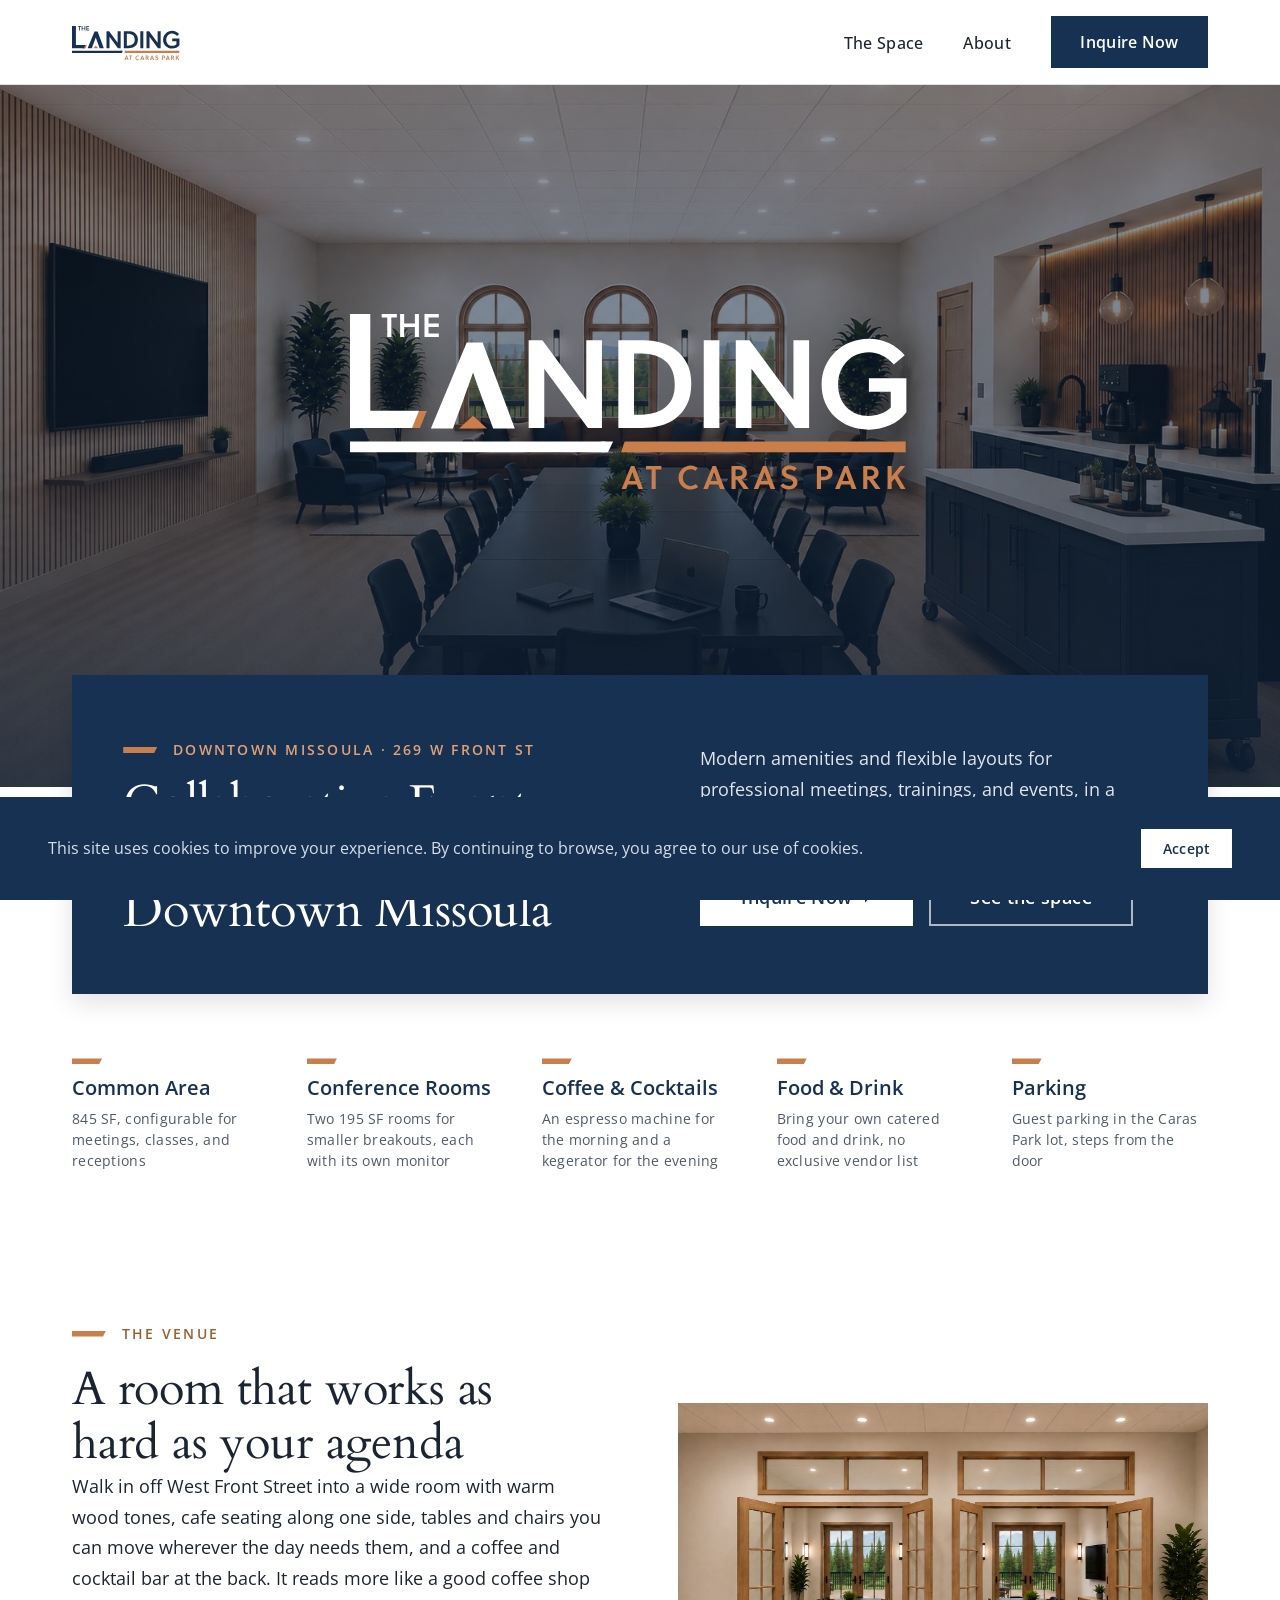
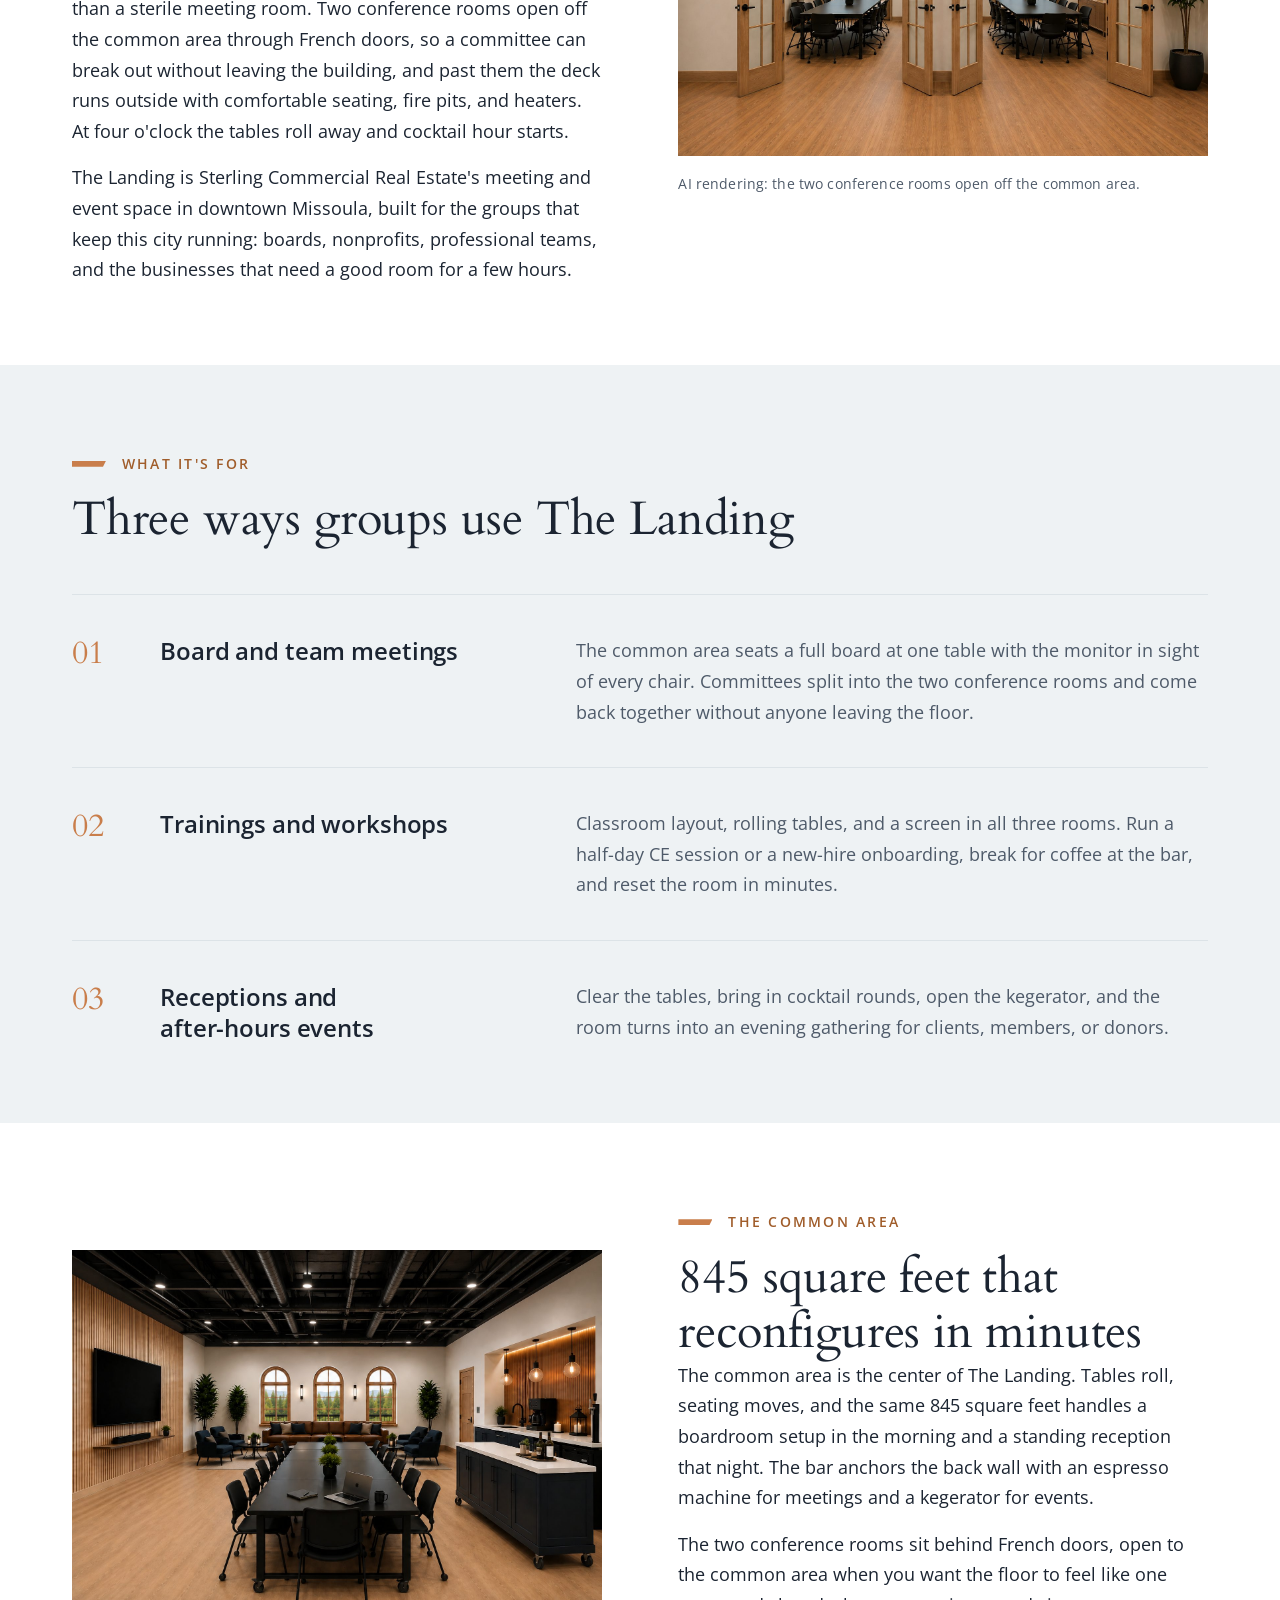
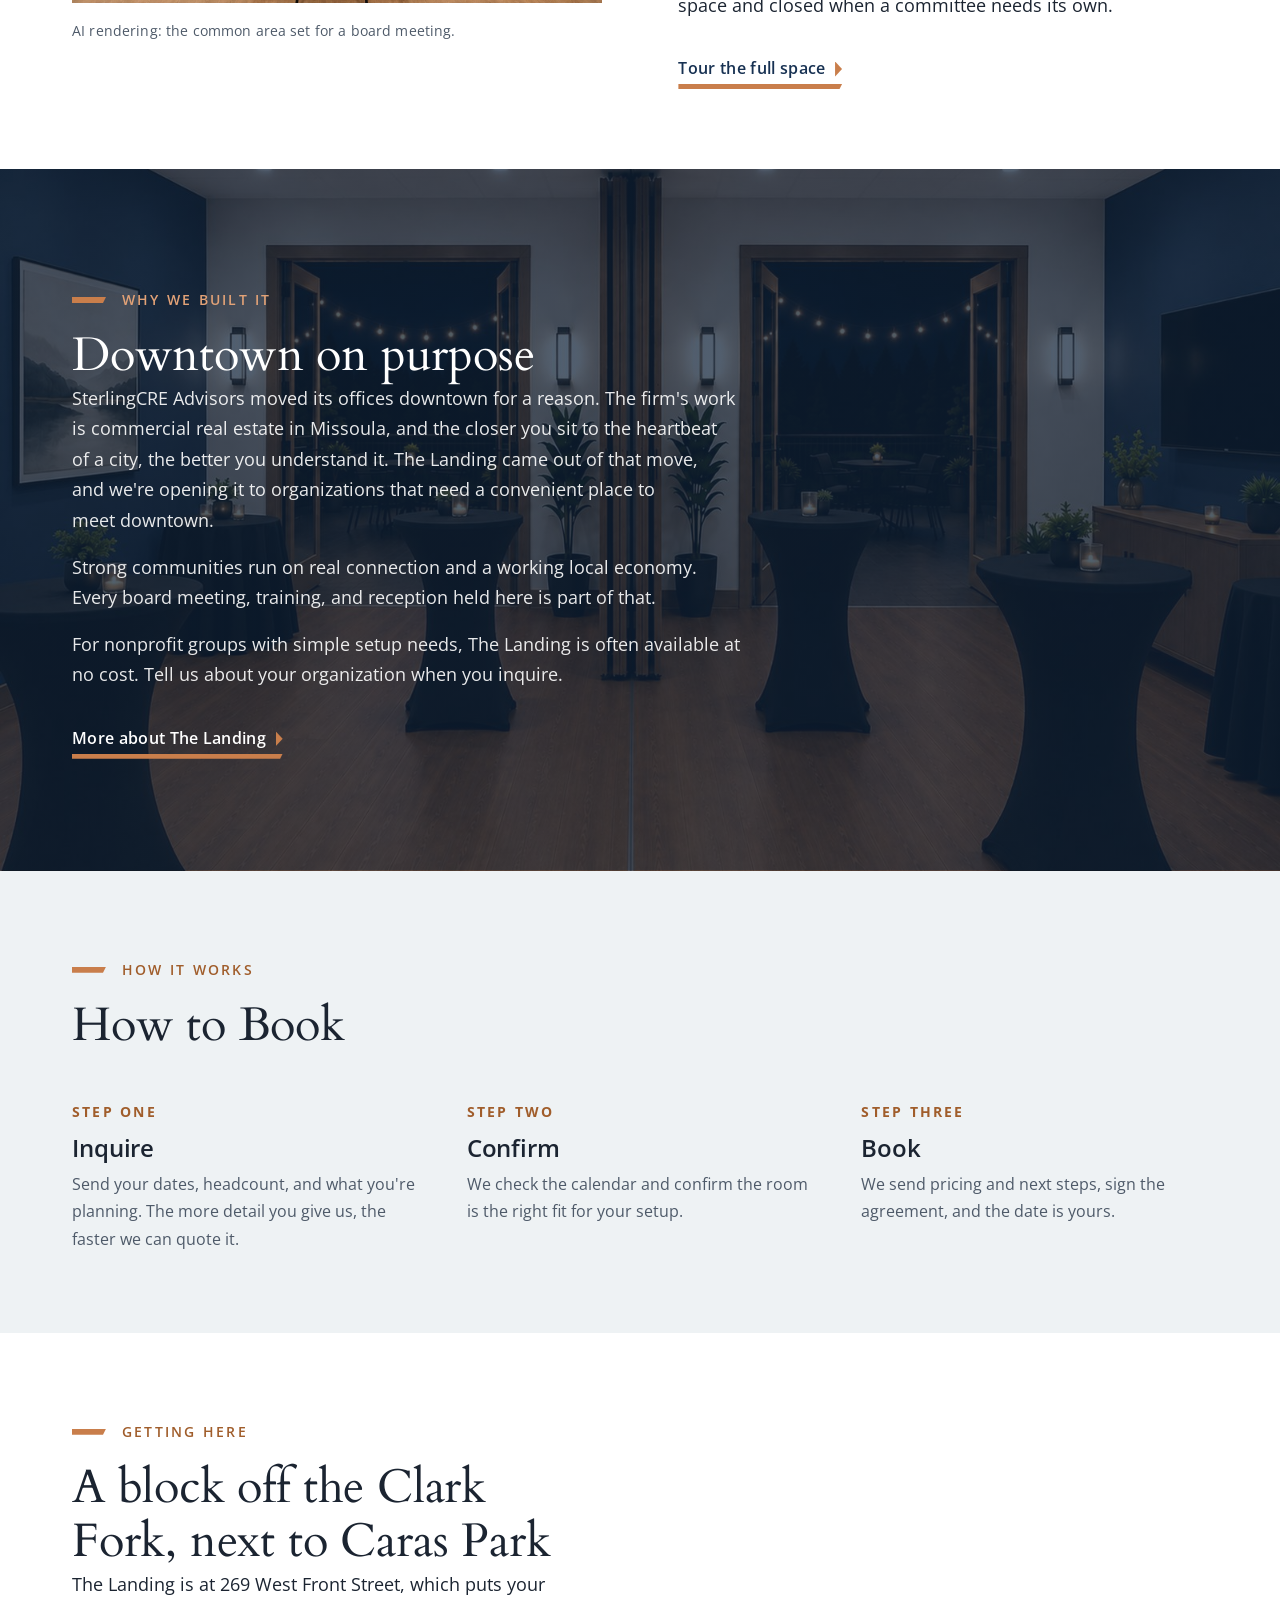
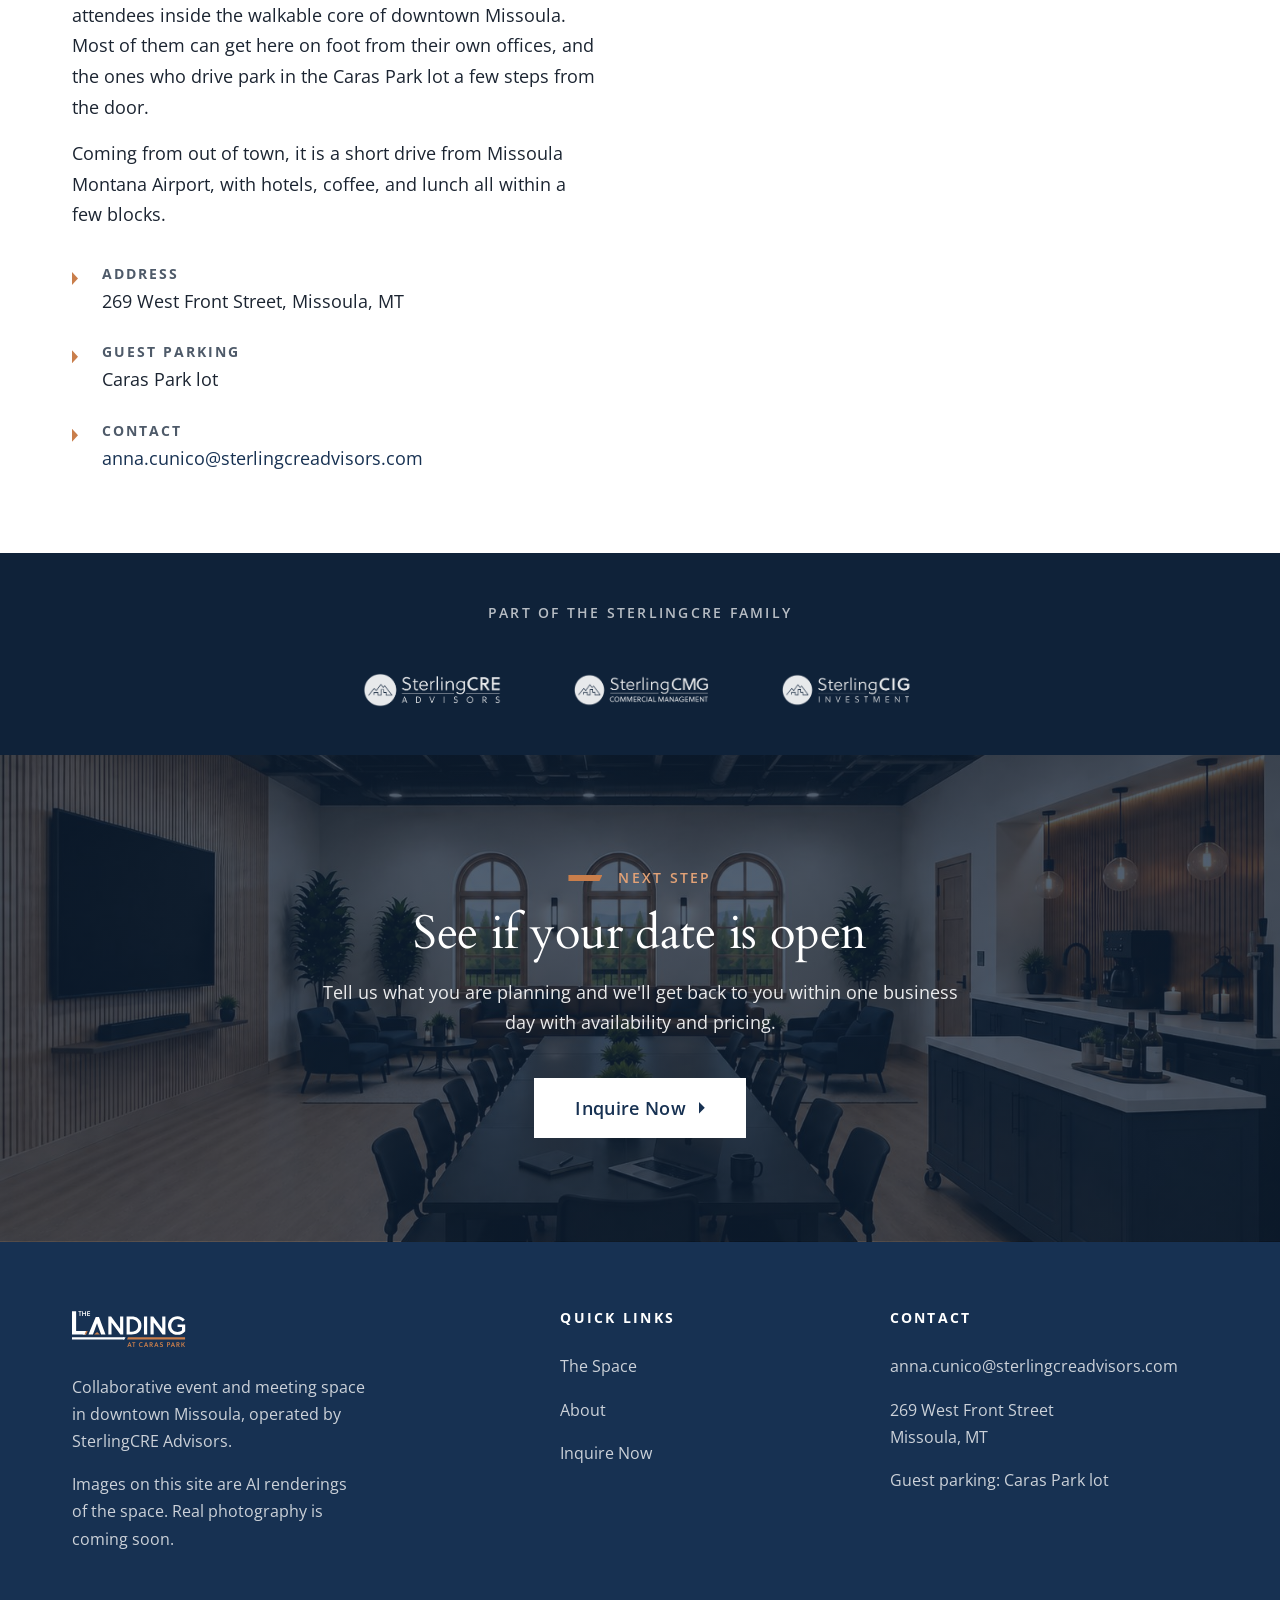
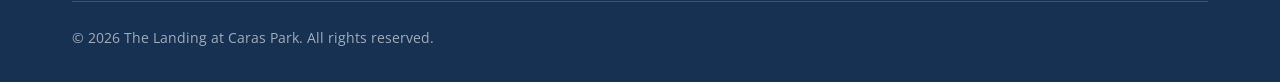
<file: index.html>
<!DOCTYPE html>
<html lang="en">
<head>
  <meta charset="UTF-8">
  <meta name="viewport" content="width=device-width, initial-scale=1.0">
  <title>Event Space in Downtown Missoula | The Landing at Caras Park</title>
  <meta name="description" content="The Landing at Caras Park is a collaborative event and meeting space in downtown Missoula. Flexible layouts, two conference rooms, a coffee and cocktail bar.">
  <meta property="og:title" content="Event Space in Downtown Missoula | The Landing at Caras Park">
  <meta property="og:description" content="Flexible meeting and event space at 269 West Front Street in downtown Missoula. Inquire for availability and pricing.">
  <meta property="og:type" content="website">
  <link rel="preconnect" href="https://fonts.googleapis.com">
  <link rel="preconnect" href="https://fonts.gstatic.com" crossorigin>
  <link href="https://fonts.googleapis.com/css2?family=Cardo:ital,wght@0,400;0,700;1,400&family=Open+Sans:ital,wght@0,400;0,600;0,700;1,400&display=swap" rel="stylesheet">
  <link rel="stylesheet" href="styles.css">
  <link rel="icon" href="favicon.png" type="image/png">
  <script type="application/ld+json">
  {
    "@context": "https://schema.org",
    "@type": ["EventVenue", "LocalBusiness"],
    "name": "The Landing at Caras Park",
    "description": "Collaborative event and meeting space in downtown Missoula, Montana, with a configurable 845 square foot common area, two conference rooms, and a coffee and cocktail bar.",
    "url": "https://thelandingatcaraspark.com",
    "email": "anna.cunico@sterlingcreadvisors.com",
    "address": {
      "@type": "PostalAddress",
      "streetAddress": "269 West Front Street",
      "addressLocality": "Missoula",
      "addressRegion": "MT",
      "addressCountry": "US"
    },
    "areaServed": "Missoula, Montana",
    "parentOrganization": {
      "@type": "Organization",
      "name": "SterlingCRE Advisors",
      "url": "https://sterlingcreadvisors.com"
    }
  }
  </script>
</head>
<body>

  <a href="#main-content" class="visually-hidden">Skip to main content</a>

  <nav class="site-nav" aria-label="Main navigation">
    <div class="container">
      <div class="nav-inner">
        <a href="index.html" class="nav-logo" aria-label="The Landing at Caras Park, home">
          <img src="My Photos and Logo/The Landing - Blue - Orange.svg" alt="The Landing at Caras Park">
        </a>
        <button class="nav-toggle" aria-expanded="false" aria-controls="nav-links" aria-label="Toggle menu">
          <span></span><span></span><span></span>
        </button>
        <ul class="nav-links" id="nav-links">
          <li><a href="the-space.html">The Space</a></li>
          <li><a href="about.html">About</a></li>
          <li><a href="inquire.html" class="btn btn-primary">Inquire Now</a></li>
        </ul>
      </div>
    </div>
  </nav>

  <main id="main-content">

    <!-- HERO: photograph and wordmark -->
    <section class="hero hero-photo">
      <div class="container">
        <img class="hero-logo" src="My Photos and Logo/The Landing - White - Orange.svg" alt="The Landing at Caras Park" width="1241" height="464">
      </div>
    </section>

    <!-- HEADLINE PANEL: lifts up over the bottom of the photograph -->
    <section class="hero-panel-wrap">
      <div class="container">
        <div class="hero-panel">
          <div>
            <span class="section-eyebrow">Downtown Missoula · 269 W Front St</span>
            <h1>Collaborative Event Space in the Heart of Downtown Missoula</h1>
          </div>
          <div>
            <p>Modern amenities and flexible layouts for professional meetings, trainings, and events, in a space that's polished, comfortable, and easy to book.</p>
            <div class="hero-actions">
              <a href="inquire.html" class="btn btn-light btn-lg">Inquire Now <span class="arrow-mark" aria-hidden="true"></span></a>
              <a href="the-space.html" class="btn btn-ghost-light btn-lg">See the space</a>
            </div>
          </div>
        </div>
      </div>
    </section>

    <!-- AT A GLANCE -->
    <section class="facts-row" aria-label="The Landing at a glance">
      <div class="container">
        <div class="facts-grid">
          <div class="fact reveal">
            <span class="fact-value">Common Area</span>
            <span class="fact-label">845 SF, configurable for meetings, classes, and receptions</span>
          </div>
          <div class="fact reveal">
            <span class="fact-value">Conference Rooms</span>
            <span class="fact-label">Two 195 SF rooms for smaller breakouts, each with its own monitor</span>
          </div>
          <div class="fact reveal">
            <span class="fact-value">Coffee &amp; Cocktails</span>
            <span class="fact-label">An espresso machine for the morning and a kegerator for the evening</span>
          </div>
          <div class="fact reveal">
            <span class="fact-value">Food &amp; Drink</span>
            <span class="fact-label">Bring your own catered food and drink, no exclusive vendor list</span>
          </div>
          <div class="fact reveal">
            <span class="fact-value">Parking</span>
            <span class="fact-label">Guest parking in the Caras Park lot, steps from the door</span>
          </div>
        </div>
      </div>
    </section>



    <!-- INTRO -->
    <section>
      <div class="container">
        <div class="split">
          <div class="split-body reveal">
            <span class="section-eyebrow">The Venue</span>
            <h2>A room that works as hard as your agenda</h2>
            <div class="prose">
              <p>Walk in off West Front Street into a wide room with warm wood tones, cafe seating along one side, tables and chairs you can move wherever the day needs them, and a coffee and cocktail bar at the back. It reads more like a good coffee shop than a sterile meeting room. Two conference rooms open off the common area through French doors, so a committee can break out without leaving the building, and past them the deck runs outside with comfortable seating, fire pits, and heaters. At four o'clock the tables roll away and cocktail hour starts.</p>
              <p>The Landing is Sterling Commercial Real Estate's meeting and event space in downtown Missoula, built for the groups that keep this city running: boards, nonprofits, professional teams, and the businesses that need a good room for a few hours.</p>
            </div>
          </div>
          <figure class="split-media reveal">
            <div class="media-frame"><img src="My Photos and Logo/Event Space Breakout Rooms-web.jpg" alt="Oak French doors open from the common area into two conference rooms, each set with a table and rolling chairs" width="1536" height="1024"></div>
            <figcaption>AI rendering: the two conference rooms open off the common area.</figcaption>
          </figure>
        </div>
      </div>
    </section>

    <!-- USE CASES -->
    <section class="field-cream">
      <div class="container">
        <div class="section-header section-header-wide reveal">
          <span class="section-eyebrow">What it's for</span>
          <h2>Three ways groups use The Landing</h2>
        </div>
        <div class="usecases">
          <div class="usecase reveal">
            <span class="usecase-number" aria-hidden="true">01</span>
            <h3>Board and team meetings</h3>
            <p>The common area seats a full board at one table with the monitor in sight of every chair. Committees split into the two conference rooms and come back together without anyone leaving the floor.</p>
          </div>
          <div class="usecase reveal">
            <span class="usecase-number" aria-hidden="true">02</span>
            <h3>Trainings and workshops</h3>
            <p>Classroom layout, rolling tables, and a screen in all three rooms. Run a half-day CE session or a new-hire onboarding, break for coffee at the bar, and reset the room in minutes.</p>
          </div>
          <div class="usecase reveal">
            <span class="usecase-number" aria-hidden="true">03</span>
            <h3>Receptions and after-hours events</h3>
            <p>Clear the tables, bring in cocktail rounds, open the kegerator, and the room turns into an evening gathering for clients, members, or donors.</p>
          </div>
        </div>
      </div>
    </section>

    <!-- SPACE PREVIEW -->
    <section>
      <div class="container">
        <div class="split split-reverse">
          <div class="split-body reveal">
            <span class="section-eyebrow">The common area</span>
            <h2>845 square feet that reconfigures in minutes</h2>
            <div class="prose">
              <p>The common area is the center of The Landing. Tables roll, seating moves, and the same 845 square feet handles a boardroom setup in the morning and a standing reception that night. The bar anchors the back wall with an espresso machine for meetings and a kegerator for events.</p>
              <p>The two conference rooms sit behind French doors, open to the common area when you want the floor to feel like one space and closed when a committee needs its own.</p>
            </div>
            <p class="link-row"><a href="the-space.html" class="link-arrow">Tour the full space <span class="arrow-mark" aria-hidden="true"></span></a></p>
          </div>
          <figure class="split-media reveal">
            <div class="media-frame"><img src="My Photos and Logo/Event Space Exposed Ceiling-web.jpg" alt="The common area at The Landing in boardroom layout, with a long table, a TV, lounge seating, and the bar along the back wall" width="1536" height="1024"></div>
            <figcaption>AI rendering: the common area set for a board meeting.</figcaption>
          </figure>
        </div>
      </div>
    </section>

    <!-- WHY HERE -->
    <section class="photo-band photo-band-evening on-dark">
      <div class="container reveal">
        <span class="section-eyebrow">Why we built it</span>
        <h2>Downtown on purpose</h2>
        <div class="prose">
          <p>SterlingCRE Advisors moved its offices downtown for a reason. The firm's work is commercial real estate in Missoula, and the closer you sit to the heartbeat of a city, the better you understand it. The Landing came out of that move, and we're opening it to organizations that need a convenient place to meet downtown.</p>
          <p>Strong communities run on real connection and a working local economy. Every board meeting, training, and reception held here is part of that.</p>
          <p>For nonprofit groups with simple setup needs, The Landing is often available at no cost. Tell us about your organization when you inquire.</p>
        </div>
        <p class="link-row"><a href="about.html" class="link-arrow">More about The Landing <span class="arrow-mark" aria-hidden="true"></span></a></p>
      </div>
    </section>

    <!-- HOW IT WORKS -->
    <section class="field-cream">
      <div class="container">
        <div class="section-header reveal">
          <span class="section-eyebrow">How it works</span>
          <h2>How to Book</h2>
        </div>
        <div class="steps">
          <div class="step reveal">
            <span class="step-index">Step one</span>
            <h3>Inquire</h3>
            <p>Send your dates, headcount, and what you're planning. The more detail you give us, the faster we can quote it.</p>
          </div>
          <div class="step reveal">
            <span class="step-index">Step two</span>
            <h3>Confirm</h3>
            <p>We check the calendar and confirm the room is the right fit for your setup.</p>
          </div>
          <div class="step reveal">
            <span class="step-index">Step three</span>
            <h3>Book</h3>
            <p>We send pricing and next steps, sign the agreement, and the date is yours.</p>
          </div>
        </div>
      </div>
    </section>


    <!-- GETTING HERE -->
    <section>
      <div class="container">
        <div class="split">
          <div class="split-body reveal">
            <span class="section-eyebrow">Getting here</span>
            <h2>A block off the Clark Fork, next to Caras Park</h2>
            <div class="prose">
              <p>The Landing is at 269 West Front Street, which puts your attendees inside the walkable core of downtown Missoula. Most of them can get here on foot from their own offices, and the ones who drive park in the Caras Park lot a few steps from the door.</p>
              <p>Coming from out of town, it is a short drive from Missoula Montana Airport, with hotels, coffee, and lunch all within a few blocks.</p>
            </div>
            <ul class="detail-list">
              <li><span><span class="detail-label">Address</span><span class="detail-value">269 West Front Street, Missoula, MT</span></span></li>
              <li><span><span class="detail-label">Guest parking</span><span class="detail-value">Caras Park lot</span></span></li>
              <li><span><span class="detail-label">Contact</span><span class="detail-value"><a href="mailto:anna.cunico@sterlingcreadvisors.com">anna.cunico@sterlingcreadvisors.com</a></span></span></li>
            </ul>
          </div>
          <div class="map-frame reveal">
            <iframe title="Map showing The Landing at Caras Park, 269 West Front Street, Missoula, Montana" src="https://maps.google.com/maps?q=269%20W%20Front%20St%2C%20Missoula%2C%20MT%2059802&amp;z=16&amp;output=embed" loading="lazy" referrerpolicy="no-referrer-when-downgrade" allowfullscreen></iframe>
          </div>
        </div>
      </div>
    </section>

    <!-- STERLING GROUP -->
    <section class="sterling-band">
      <div class="container">
        <div class="sterling-inner reveal">
          <p>Part of the SterlingCRE family</p>
          <div class="sterling-logos">
            <img src="My Photos and Logo/SterlingCRE_logo-B_Digital_White.png" alt="SterlingCRE Advisors">
            <img src="My Photos and Logo/SterlingCMG Horizontal White.png" alt="SterlingCMG">
            <img src="My Photos and Logo/SterlingCIG Horizontal White.png" alt="SterlingCIG">
          </div>
        </div>
      </div>
    </section>

    <!-- CTA -->
    <section class="cta-band">
      <div class="container reveal">
        <span class="section-eyebrow">Next step</span>
        <h2>See if your date is open</h2>
        <p>Tell us what you are planning and we'll get back to you within one business day with availability and pricing.</p>
        <a href="inquire.html" class="btn btn-light btn-lg">Inquire Now <span class="arrow-mark" aria-hidden="true"></span></a>
      </div>
    </section>

  </main>

  <footer>
    <div class="container">
      <div class="footer-grid">
        <div class="footer-brand">
          <a href="index.html" class="nav-logo" aria-label="The Landing at Caras Park, home">
            <img src="My Photos and Logo/The Landing - White - Orange.svg" alt="The Landing at Caras Park">
          </a>
          <p>Collaborative event and meeting space in downtown Missoula, operated by SterlingCRE Advisors.</p>
          <p class="footer-note">Images on this site are AI renderings of the space. Real photography is coming soon.</p>
        </div>
        <div>
          <p class="footer-heading">Quick Links</p>
          <ul class="footer-links">
            <li><a href="the-space.html">The Space</a></li>
            <li><a href="about.html">About</a></li>
            <li><a href="inquire.html">Inquire Now</a></li>
          </ul>
        </div>
        <div>
          <p class="footer-heading">Contact</p>
          <ul class="footer-links">
            <li><a href="mailto:anna.cunico@sterlingcreadvisors.com">anna.cunico@sterlingcreadvisors.com</a></li>
            <li>269 West Front Street<br>Missoula, MT</li>
            <li>Guest parking: Caras Park lot</li>
          </ul>
        </div>
      </div>
      <div class="footer-bottom">
        <span>&copy; 2026 The Landing at Caras Park. All rights reserved.</span>
      </div>
    </div>
  </footer>

  <div id="cookie-banner" class="cookie-banner" role="alert" aria-live="polite">
    <p>This site uses cookies to improve your experience. By continuing to browse, you agree to our use of cookies.</p>
    <button id="cookie-accept" class="btn btn-light btn-sm">Accept</button>
  </div>
  <script>
  (function() {
    var banner = document.getElementById('cookie-banner');
    var btn = document.getElementById('cookie-accept');
    if (localStorage.getItem('cookiesAccepted')) { banner.style.display = 'none'; }
    btn.addEventListener('click', function() {
      localStorage.setItem('cookiesAccepted', '1');
      banner.style.display = 'none';
    });
  })();
  </script>

  <script>
    // Mobile nav toggle
    (function () {
      var navToggle = document.querySelector('.nav-toggle');
      var navMenu = document.getElementById('nav-links');
      if (!navToggle || !navMenu) return;
      navToggle.addEventListener('click', function () {
        var open = navMenu.classList.toggle('open');
        navToggle.setAttribute('aria-expanded', open);
      });
      navMenu.querySelectorAll('a').forEach(function (link) {
        link.addEventListener('click', function () {
          navMenu.classList.remove('open');
          navToggle.setAttribute('aria-expanded', 'false');
        });
      });
    }());

    // Transparent nav scroll behavior (only fires when data-transparent-nav is present)
    (function () {
      var nav = document.querySelector('.site-nav[data-transparent-nav]');
      if (!nav) return;
      function update() {
        nav.setAttribute('data-scrolled', window.scrollY > 60 ? 'true' : 'false');
      }
      window.addEventListener('scroll', update, { passive: true });
      update();
    }());

    // Scroll reveal. The .js-reveal class is what arms the CSS, so if this
    // script never runs the content is simply visible.
    (function () {
      var root = document.documentElement;
      var els = document.querySelectorAll('.reveal');
      if (!els.length) return;
      if (!('IntersectionObserver' in window)) return;
      root.classList.add('js-reveal');
      var io = new IntersectionObserver(function (entries) {
        entries.forEach(function (e) {
          if (e.isIntersecting) { e.target.classList.add('in-view'); io.unobserve(e.target); }
        });
      }, { threshold: 0, rootMargin: '0px 0px -10% 0px' });
      els.forEach(function (el) { io.observe(el); });

      // Safety net. A fast fling can outrun the observer, and content that
      // stays invisible is far worse than content that animates late, so a
      // cheap rAF-throttled sweep reveals anything that has reached the fold.
      var ticking = false;
      function sweep() {
        ticking = false;
        var vh = window.innerHeight;
        for (var i = els.length - 1; i >= 0; i--) {
          var el = els[i];
          if (el.classList.contains('in-view')) continue;
          if (el.getBoundingClientRect().top < vh * 0.92) el.classList.add('in-view');
        }
      }
      function onScroll() { if (!ticking) { ticking = true; requestAnimationFrame(sweep); } }
      window.addEventListener('scroll', onScroll, { passive: true });
      window.addEventListener('resize', onScroll, { passive: true });
      requestAnimationFrame(sweep);
    }());
  </script>

</body>
</html>
</file>
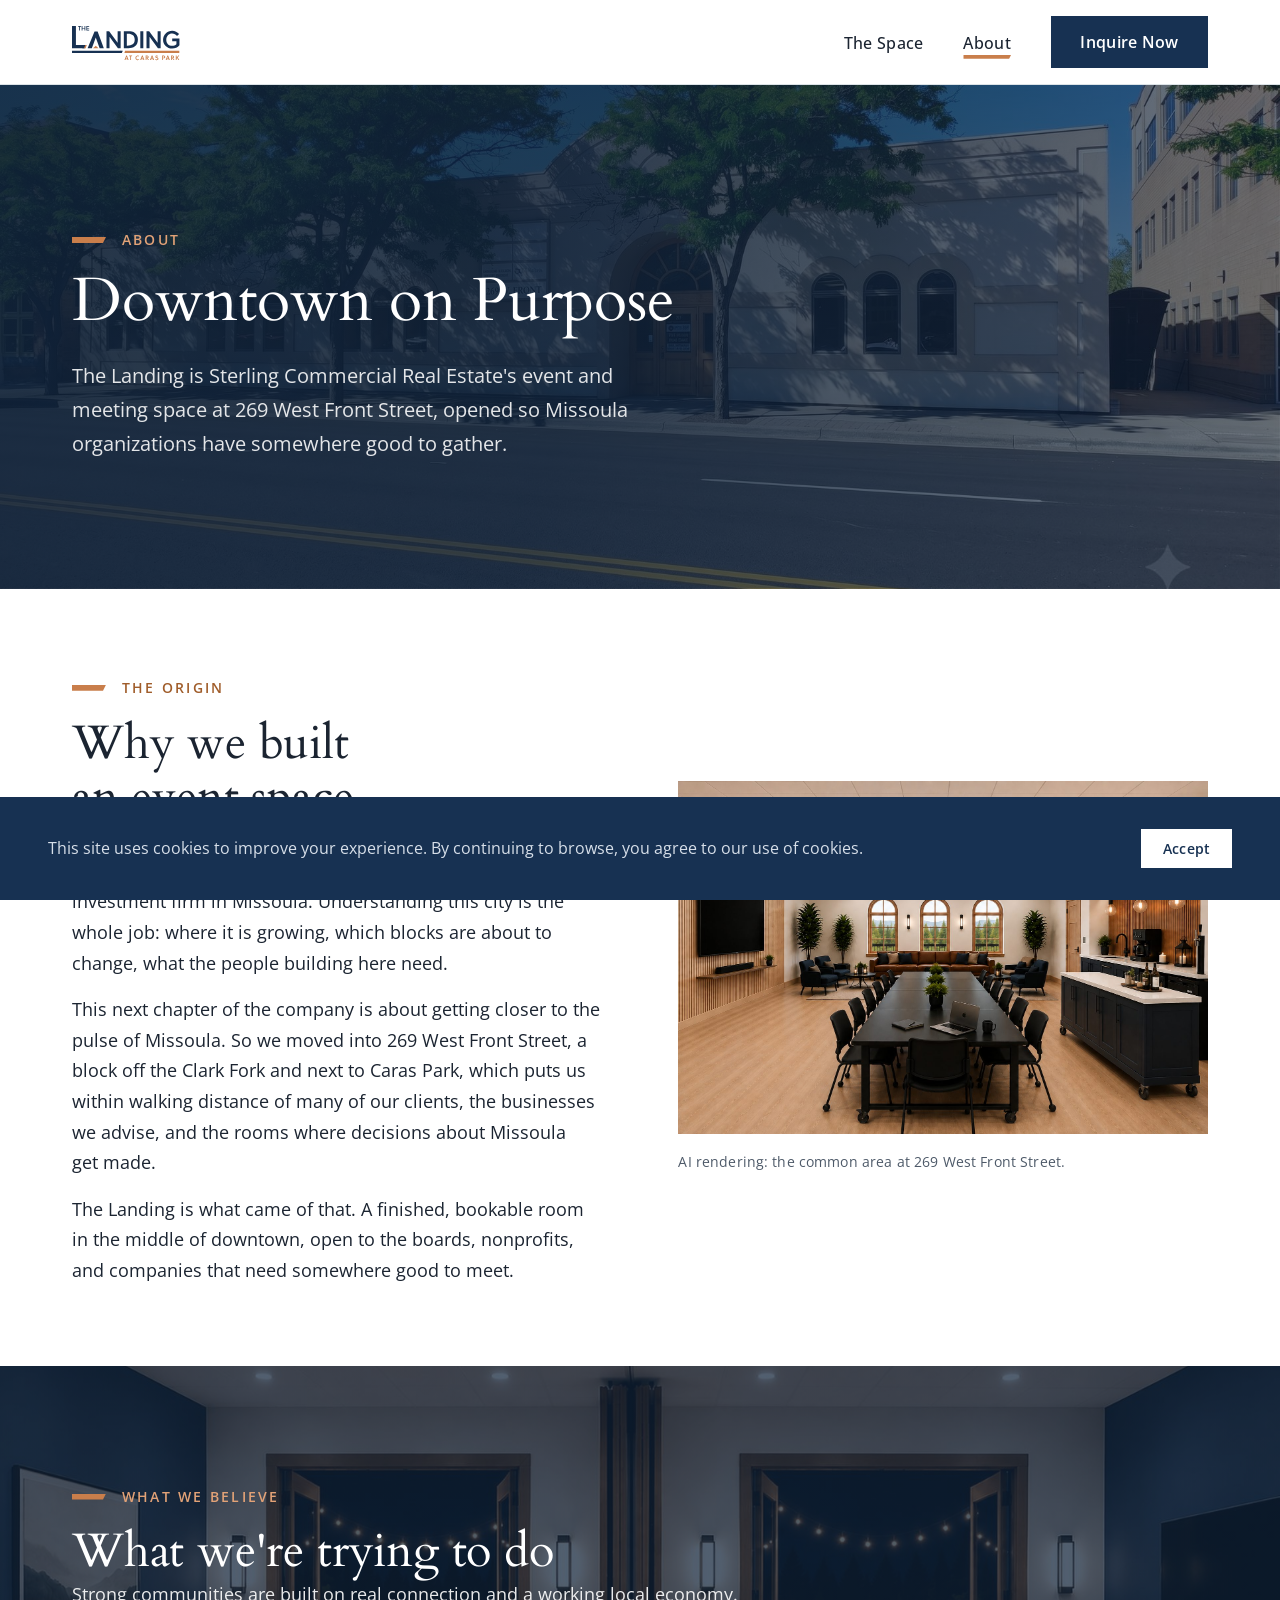
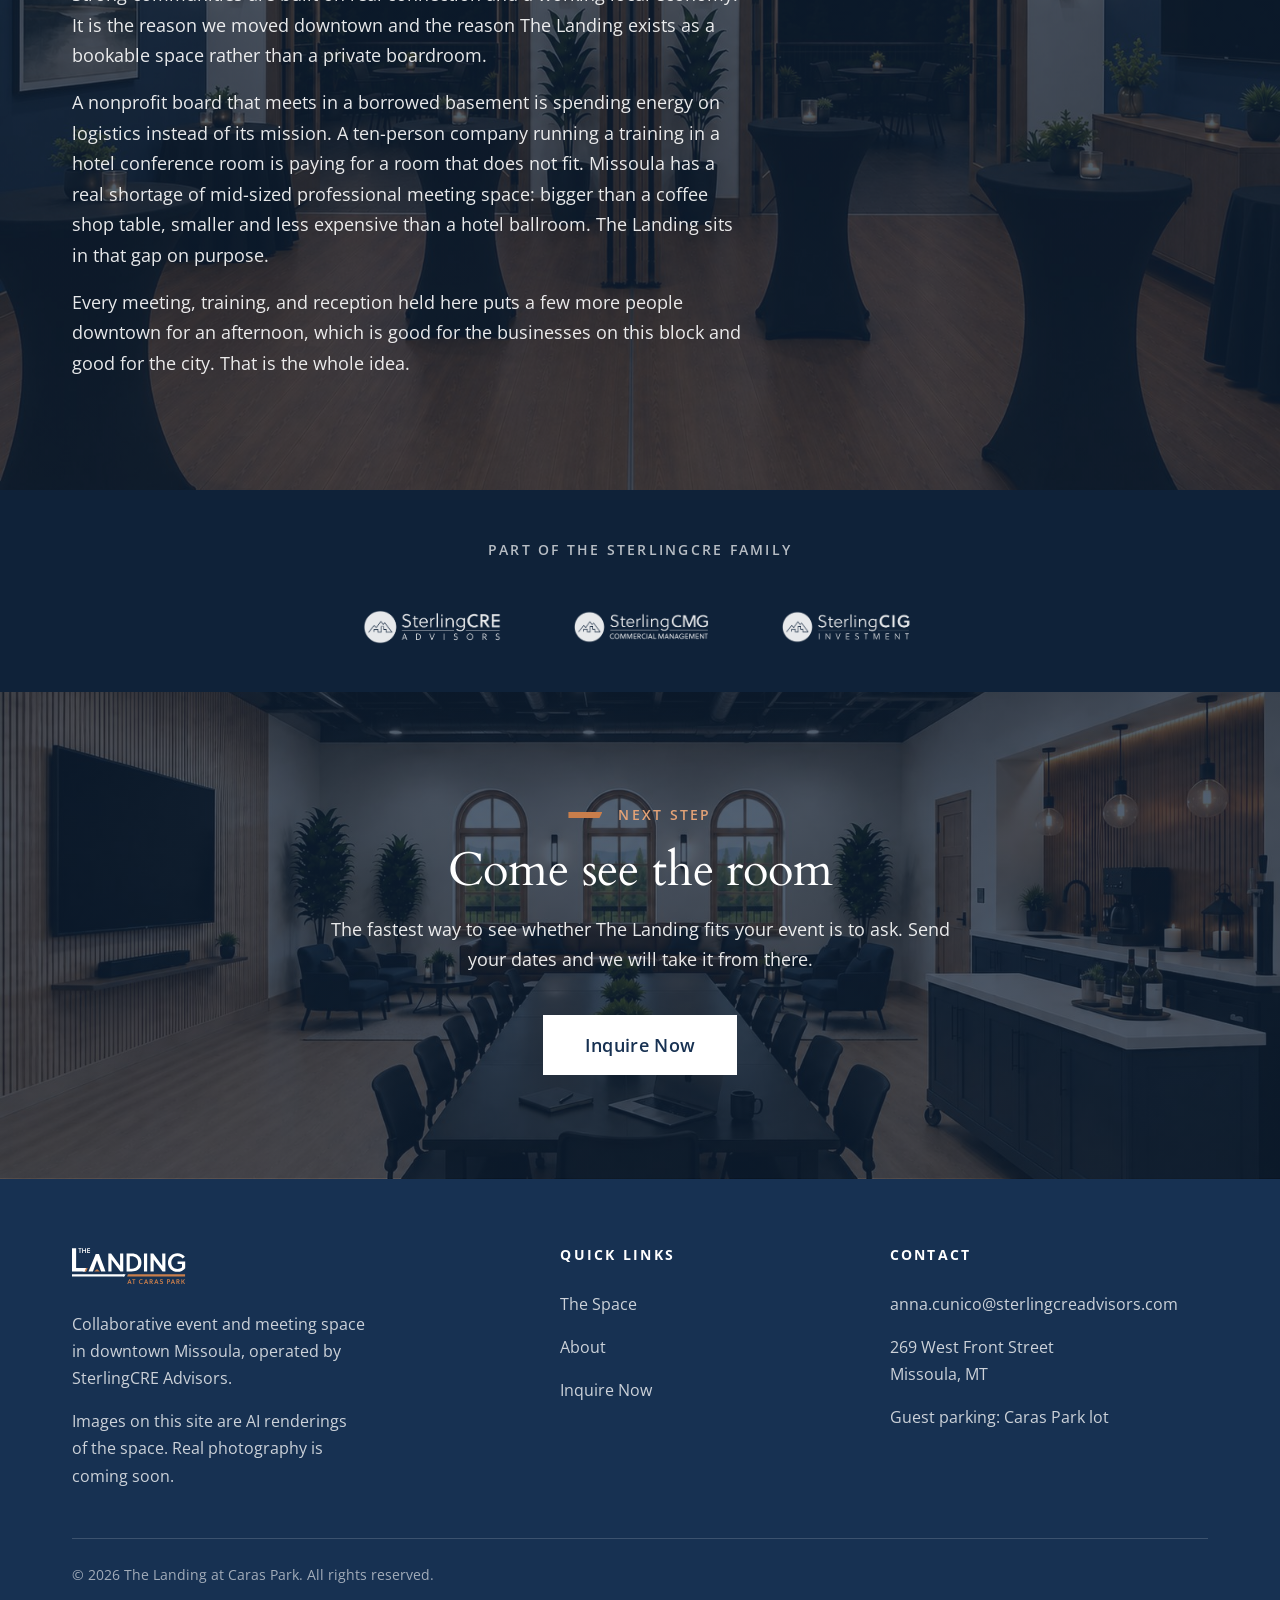
<file: about.html>
<!DOCTYPE html>
<html lang="en">
<head>
  <meta charset="UTF-8">
  <meta name="viewport" content="width=device-width, initial-scale=1.0">
  <title>About | The Landing at Caras Park, Missoula MT</title>
  <meta name="description" content="Why Sterling Commercial Real Estate opened The Landing at Caras Park as a bookable meeting and event space in the middle of downtown Missoula, Montana.">
  <meta property="og:title" content="About | The Landing at Caras Park, Missoula MT">
  <meta property="og:description" content="The Landing is Sterling Commercial Real Estate's event and meeting space at 269 West Front Street in downtown Missoula.">
  <meta property="og:type" content="website">
  <link rel="preconnect" href="https://fonts.googleapis.com">
  <link rel="preconnect" href="https://fonts.gstatic.com" crossorigin>
  <link href="https://fonts.googleapis.com/css2?family=Cardo:ital,wght@0,400;0,700;1,400&family=Open+Sans:ital,wght@0,400;0,600;0,700;1,400&display=swap" rel="stylesheet">
  <link rel="stylesheet" href="styles.css">
  <link rel="icon" href="favicon.png" type="image/png">
  <script type="application/ld+json">
  {
    "@context": "https://schema.org",
    "@type": ["EventVenue", "LocalBusiness"],
    "name": "The Landing at Caras Park",
    "description": "Collaborative event and meeting space in downtown Missoula, Montana, with a configurable 845 square foot common area, two conference rooms, and a coffee and cocktail bar.",
    "url": "https://thelandingatcaraspark.com",
    "email": "anna.cunico@sterlingcreadvisors.com",
    "address": {
      "@type": "PostalAddress",
      "streetAddress": "269 West Front Street",
      "addressLocality": "Missoula",
      "addressRegion": "MT",
      "addressCountry": "US"
    },
    "areaServed": "Missoula, Montana",
    "parentOrganization": {
      "@type": "Organization",
      "name": "SterlingCRE Advisors",
      "url": "https://sterlingcreadvisors.com"
    }
  }
  </script>
  <script type="application/ld+json">
  {
    "@context": "https://schema.org",
    "@type": "AboutPage",
    "name": "About The Landing at Caras Park",
    "url": "https://thelandingatcaraspark.com/about.html"
  }
  </script>
  <script type="application/ld+json">
  {
    "@context": "https://schema.org",
    "@type": "BreadcrumbList",
    "itemListElement": [
      { "@type": "ListItem", "position": 1, "name": "Home", "item": "https://thelandingatcaraspark.com/" },
      { "@type": "ListItem", "position": 2, "name": "About" }
    ]
  }
  </script>
</head>
<body>

  <a href="#main-content" class="visually-hidden">Skip to main content</a>

  <nav class="site-nav" aria-label="Main navigation">
    <div class="container">
      <div class="nav-inner">
        <a href="index.html" class="nav-logo" aria-label="The Landing at Caras Park, home">
          <img src="My Photos and Logo/The Landing - Blue - Orange.svg" alt="The Landing at Caras Park">
        </a>
        <button class="nav-toggle" aria-expanded="false" aria-controls="nav-links" aria-label="Toggle menu">
          <span></span><span></span><span></span>
        </button>
        <ul class="nav-links" id="nav-links">
          <li><a href="the-space.html">The Space</a></li>
          <li><a href="about.html" aria-current="page">About</a></li>
          <li><a href="inquire.html" class="btn btn-primary">Inquire Now</a></li>
        </ul>
      </div>
    </div>
  </nav>

  <main id="main-content">

    <section class="page-hero page-hero-photo page-hero-exterior">
      <div class="container">
        <span class="section-eyebrow on-dark">About</span>
        <h1>Downtown on Purpose</h1>
        <p>The Landing is Sterling Commercial Real Estate's event and meeting space at 269 West Front Street, opened so Missoula organizations have somewhere good to gather.</p>
      </div>
    </section>

    <section>
      <div class="container">
        <div class="split">
          <div class="split-body reveal">
            <span class="section-eyebrow">The origin</span>
            <h2>Why we built an event space</h2>
            <div class="prose">
              <p>Sterling Commercial Real Estate operates a brokerage, a property management company, and a commercial investment firm in Missoula. Understanding this city is the whole job: where it is growing, which blocks are about to change, what the people building here need.</p>
              <p>This next chapter of the company is about getting closer to the pulse of Missoula. So we moved into 269 West Front Street, a block off the Clark Fork and next to Caras Park, which puts us within walking distance of many of our clients, the businesses we advise, and the rooms where decisions about Missoula get made.</p>
              <p>The Landing is what came of that. A finished, bookable room in the middle of downtown, open to the boards, nonprofits, and companies that need somewhere good to meet.</p>
            </div>
          </div>
          <figure class="split-media reveal">
            <div class="media-frame"><img src="My Photos and Logo/Event Space Conference Table with Bar-web.jpg" alt="The common area at The Landing with a long table, a TV, arched windows, lounge seating, and a coffee and cocktail bar" width="1536" height="1024"></div>
            <figcaption>AI rendering: the common area at 269 West Front Street.</figcaption>
          </figure>
        </div>
      </div>
    </section>

    <section class="photo-band photo-band-evening on-dark">
      <div class="container reveal">
        <span class="section-eyebrow">What we believe</span>
        <h2>What we're trying to do</h2>
        <div class="prose">
          <p>Strong communities are built on real connection and a working local economy. It is the reason we moved downtown and the reason The Landing exists as a bookable space rather than a private boardroom.</p>
          <p>A nonprofit board that meets in a borrowed basement is spending energy on logistics instead of its mission. A ten-person company running a training in a hotel conference room is paying for a room that does not fit. Missoula has a real shortage of mid-sized professional meeting space: bigger than a coffee shop table, smaller and less expensive than a hotel ballroom. The Landing sits in that gap on purpose.</p>
          <p>Every meeting, training, and reception held here puts a few more people downtown for an afternoon, which is good for the businesses on this block and good for the city. That is the whole idea.</p>
        </div>
      </div>
    </section>



    <section class="sterling-band">
      <div class="container">
        <div class="sterling-inner reveal">
          <p>Part of the SterlingCRE family</p>
          <div class="sterling-logos">
            <img src="My Photos and Logo/SterlingCRE_logo-B_Digital_White.png" alt="SterlingCRE Advisors">
            <img src="My Photos and Logo/SterlingCMG Horizontal White.png" alt="SterlingCMG">
            <img src="My Photos and Logo/SterlingCIG Horizontal White.png" alt="SterlingCIG">
          </div>
        </div>
      </div>
    </section>

    <section class="cta-band">
      <div class="container reveal">
        <span class="section-eyebrow">Next step</span>
        <h2>Come see the room</h2>
        <p>The fastest way to see whether The Landing fits your event is to ask. Send your dates and we will take it from there.</p>
        <a href="inquire.html" class="btn btn-light btn-lg">Inquire Now</a>
      </div>
    </section>

  </main>

  <footer>
    <div class="container">
      <div class="footer-grid">
        <div class="footer-brand">
          <a href="index.html" class="nav-logo" aria-label="The Landing at Caras Park, home">
            <img src="My Photos and Logo/The Landing - White - Orange.svg" alt="The Landing at Caras Park">
          </a>
          <p>Collaborative event and meeting space in downtown Missoula, operated by SterlingCRE Advisors.</p>
          <p class="footer-note">Images on this site are AI renderings of the space. Real photography is coming soon.</p>
        </div>
        <div>
          <p class="footer-heading">Quick Links</p>
          <ul class="footer-links">
            <li><a href="the-space.html">The Space</a></li>
            <li><a href="about.html">About</a></li>
            <li><a href="inquire.html">Inquire Now</a></li>
          </ul>
        </div>
        <div>
          <p class="footer-heading">Contact</p>
          <ul class="footer-links">
            <li><a href="mailto:anna.cunico@sterlingcreadvisors.com">anna.cunico@sterlingcreadvisors.com</a></li>
            <li>269 West Front Street<br>Missoula, MT</li>
            <li>Guest parking: Caras Park lot</li>
          </ul>
        </div>
      </div>
      <div class="footer-bottom">
        <span>&copy; 2026 The Landing at Caras Park. All rights reserved.</span>
      </div>
    </div>
  </footer>

  <div id="cookie-banner" class="cookie-banner" role="alert" aria-live="polite">
    <p>This site uses cookies to improve your experience. By continuing to browse, you agree to our use of cookies.</p>
    <button id="cookie-accept" class="btn btn-light btn-sm">Accept</button>
  </div>
  <script>
  (function() {
    var banner = document.getElementById('cookie-banner');
    var btn = document.getElementById('cookie-accept');
    if (localStorage.getItem('cookiesAccepted')) { banner.style.display = 'none'; }
    btn.addEventListener('click', function() {
      localStorage.setItem('cookiesAccepted', '1');
      banner.style.display = 'none';
    });
  })();
  </script>

  <script>
    // Mobile nav toggle
    (function () {
      var navToggle = document.querySelector('.nav-toggle');
      var navMenu = document.getElementById('nav-links');
      if (!navToggle || !navMenu) return;
      navToggle.addEventListener('click', function () {
        var open = navMenu.classList.toggle('open');
        navToggle.setAttribute('aria-expanded', open);
      });
      navMenu.querySelectorAll('a').forEach(function (link) {
        link.addEventListener('click', function () {
          navMenu.classList.remove('open');
          navToggle.setAttribute('aria-expanded', 'false');
        });
      });
    }());

    // Scroll reveal. The .js-reveal class is what arms the CSS, so if this
    // script never runs the content is simply visible.
    (function () {
      var root = document.documentElement;
      var els = document.querySelectorAll('.reveal');
      if (!els.length) return;
      if (!('IntersectionObserver' in window)) return;
      root.classList.add('js-reveal');
      var io = new IntersectionObserver(function (entries) {
        entries.forEach(function (e) {
          if (e.isIntersecting) { e.target.classList.add('in-view'); io.unobserve(e.target); }
        });
      }, { threshold: 0, rootMargin: '0px 0px -10% 0px' });
      els.forEach(function (el) { io.observe(el); });

      // Safety net. A fast fling can outrun the observer, and content that
      // stays invisible is far worse than content that animates late, so a
      // cheap rAF-throttled sweep reveals anything that has reached the fold.
      var ticking = false;
      function sweep() {
        ticking = false;
        var vh = window.innerHeight;
        for (var i = els.length - 1; i >= 0; i--) {
          var el = els[i];
          if (el.classList.contains('in-view')) continue;
          if (el.getBoundingClientRect().top < vh * 0.92) el.classList.add('in-view');
        }
      }
      function onScroll() { if (!ticking) { ticking = true; requestAnimationFrame(sweep); } }
      window.addEventListener('scroll', onScroll, { passive: true });
      window.addEventListener('resize', onScroll, { passive: true });
      requestAnimationFrame(sweep);
    }());
  </script>

</body>
</html>
</file>
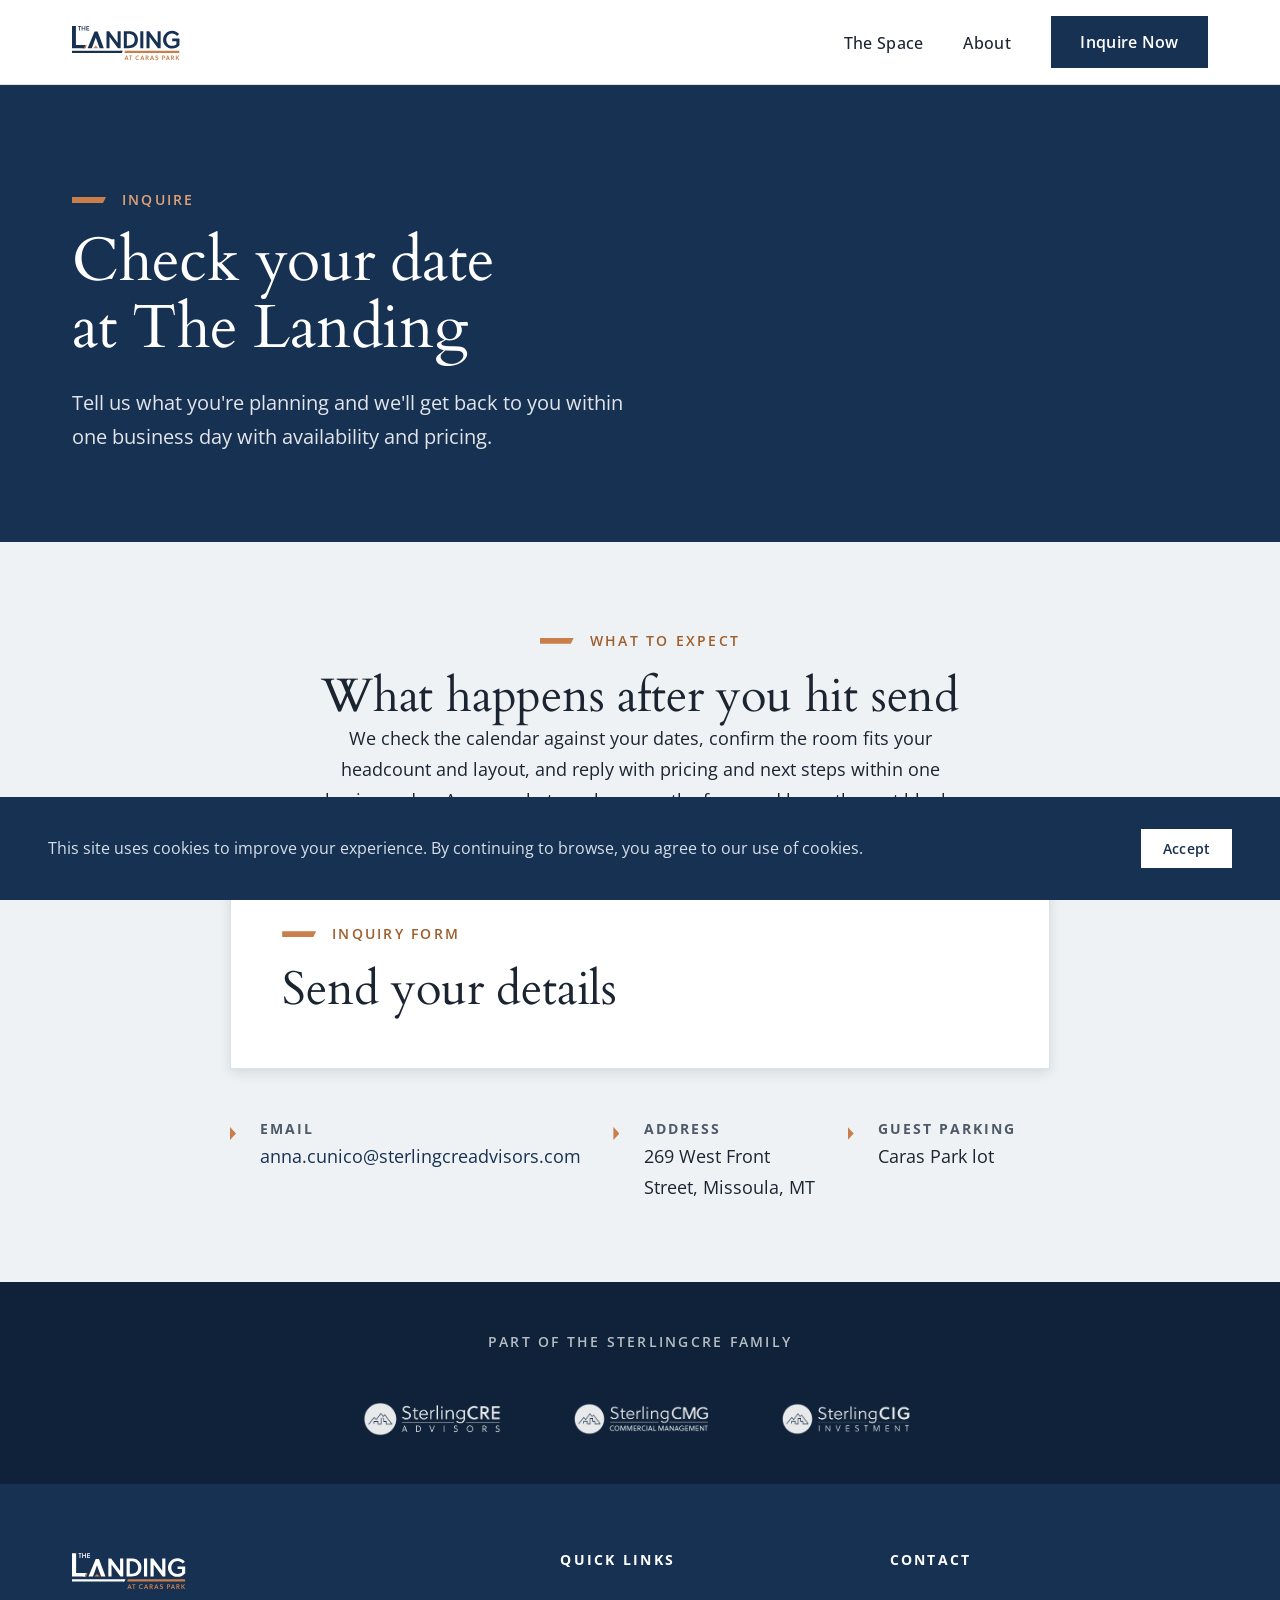
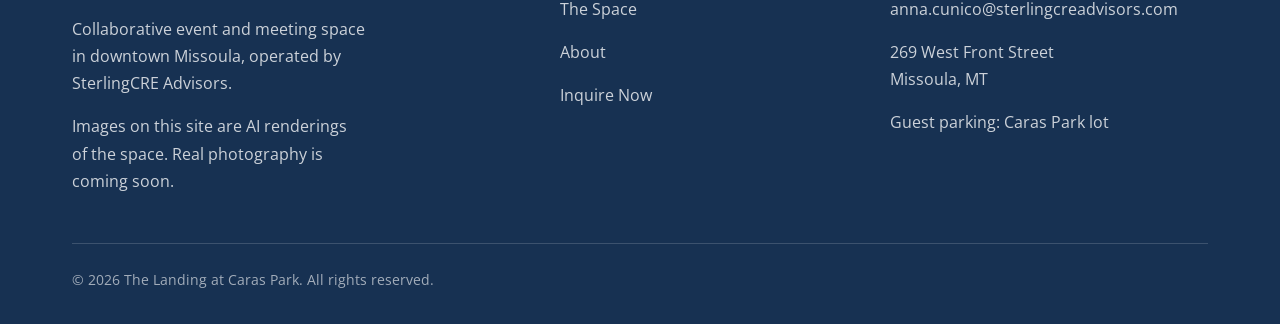
<file: inquire.html>
<!DOCTYPE html>
<html lang="en">
<head>
  <meta charset="UTF-8">
  <meta name="viewport" content="width=device-width, initial-scale=1.0">
  <meta name="robots" content="noindex, nofollow">
  <title>Inquire | The Landing at Caras Park, Missoula MT</title>
  <meta name="description" content="Check your date at The Landing at Caras Park in downtown Missoula. Send your dates and headcount and we reply within one business day with availability and pricing.">
  <meta property="og:title" content="Inquire | The Landing at Caras Park, Missoula MT">
  <meta property="og:description" content="Send your event dates and headcount. We reply within one business day with availability and pricing.">
  <meta property="og:type" content="website">
  <link rel="preconnect" href="https://fonts.googleapis.com">
  <link rel="preconnect" href="https://fonts.gstatic.com" crossorigin>
  <link href="https://fonts.googleapis.com/css2?family=Cardo:ital,wght@0,400;0,700;1,400&family=Open+Sans:ital,wght@0,400;0,600;0,700;1,400&display=swap" rel="stylesheet">
  <link rel="stylesheet" href="styles.css">
  <link rel="icon" href="favicon.png" type="image/png">
  <script type="application/ld+json">
  {
    "@context": "https://schema.org",
    "@type": ["EventVenue", "LocalBusiness"],
    "name": "The Landing at Caras Park",
    "description": "Collaborative event and meeting space in downtown Missoula, Montana, with a configurable 845 square foot common area, two conference rooms, and a coffee and cocktail bar.",
    "url": "https://thelandingatcaraspark.com",
    "email": "anna.cunico@sterlingcreadvisors.com",
    "address": {
      "@type": "PostalAddress",
      "streetAddress": "269 West Front Street",
      "addressLocality": "Missoula",
      "addressRegion": "MT",
      "addressCountry": "US"
    },
    "areaServed": "Missoula, Montana",
    "parentOrganization": {
      "@type": "Organization",
      "name": "SterlingCRE Advisors",
      "url": "https://sterlingcreadvisors.com"
    }
  }
  </script>
  <script type="application/ld+json">
  {
    "@context": "https://schema.org",
    "@type": "ContactPage",
    "mainEntity": {
      "@type": "LocalBusiness",
      "name": "The Landing at Caras Park",
      "email": "anna.cunico@sterlingcreadvisors.com",
      "address": {
        "@type": "PostalAddress",
        "streetAddress": "269 West Front Street",
        "addressLocality": "Missoula",
        "addressRegion": "MT",
        "addressCountry": "US"
      }
    }
  }
  </script>
  <script type="application/ld+json">
  {
    "@context": "https://schema.org",
    "@type": "BreadcrumbList",
    "itemListElement": [
      { "@type": "ListItem", "position": 1, "name": "Home", "item": "https://thelandingatcaraspark.com/" },
      { "@type": "ListItem", "position": 2, "name": "Inquire" }
    ]
  }
  </script>
</head>
<body>

  <a href="#main-content" class="visually-hidden">Skip to main content</a>

  <nav class="site-nav" aria-label="Main navigation">
    <div class="container">
      <div class="nav-inner">
        <a href="index.html" class="nav-logo" aria-label="The Landing at Caras Park, home">
          <img src="My Photos and Logo/The Landing - Blue - Orange.svg" alt="The Landing at Caras Park">
        </a>
        <button class="nav-toggle" aria-expanded="false" aria-controls="nav-links" aria-label="Toggle menu">
          <span></span><span></span><span></span>
        </button>
        <ul class="nav-links" id="nav-links">
          <li><a href="the-space.html">The Space</a></li>
          <li><a href="about.html">About</a></li>
          <li><a href="#inquiry-form" class="btn btn-primary">Inquire Now</a></li>
        </ul>
      </div>
    </div>
  </nav>

  <main id="main-content">

    <section class="page-hero">
      <div class="container">
        <span class="section-eyebrow on-dark">Inquire</span>
        <h1>Check your date at The Landing</h1>
        <p>Tell us what you're planning and we'll get back to you within one business day with availability and pricing.</p>
      </div>
    </section>

    <section class="field-cream">
      <div class="container">
        <div class="inquire-intro reveal">
          <span class="section-eyebrow">What to expect</span>
          <h2>What happens after you hit send</h2>
          <div class="prose">
            <p>We check the calendar against your dates, confirm the room fits your headcount and layout, and reply with pricing and next steps within one business day. Answer what you know on the form and leave the rest blank.</p>
          </div>
        </div>

        <div class="form-panel reveal" id="inquiry-form">
          <span class="section-eyebrow">Inquiry form</span>
          <h2>Send your details</h2>
          <div class="cognito">
            <script src="https://www.cognitoforms.com/f/seamless.js" data-key="rUcMnG50GEmemca9-Bkb0w" data-form="46"></script>
          </div>
        </div>

        <div class="inquire-details reveal">
          <ul class="detail-list">
            <li><span><span class="detail-label">Email</span><span class="detail-value"><a href="mailto:anna.cunico@sterlingcreadvisors.com">anna.cunico@sterlingcreadvisors.com</a></span></span></li>
          </ul>
          <ul class="detail-list">
            <li><span><span class="detail-label">Address</span><span class="detail-value">269 West Front Street, Missoula, MT</span></span></li>
          </ul>
          <ul class="detail-list">
            <li><span><span class="detail-label">Guest parking</span><span class="detail-value">Caras Park lot</span></span></li>
          </ul>
        </div>
      </div>
    </section>

    <section class="sterling-band">
      <div class="container">
        <div class="sterling-inner reveal">
          <p>Part of the SterlingCRE family</p>
          <div class="sterling-logos">
            <img src="My Photos and Logo/SterlingCRE_logo-B_Digital_White.png" alt="SterlingCRE Advisors">
            <img src="My Photos and Logo/SterlingCMG Horizontal White.png" alt="SterlingCMG">
            <img src="My Photos and Logo/SterlingCIG Horizontal White.png" alt="SterlingCIG">
          </div>
        </div>
      </div>
    </section>

  </main>

  <footer>
    <div class="container">
      <div class="footer-grid">
        <div class="footer-brand">
          <a href="index.html" class="nav-logo" aria-label="The Landing at Caras Park, home">
            <img src="My Photos and Logo/The Landing - White - Orange.svg" alt="The Landing at Caras Park">
          </a>
          <p>Collaborative event and meeting space in downtown Missoula, operated by SterlingCRE Advisors.</p>
          <p class="footer-note">Images on this site are AI renderings of the space. Real photography is coming soon.</p>
        </div>
        <div>
          <p class="footer-heading">Quick Links</p>
          <ul class="footer-links">
            <li><a href="the-space.html">The Space</a></li>
            <li><a href="about.html">About</a></li>
            <li><a href="inquire.html">Inquire Now</a></li>
          </ul>
        </div>
        <div>
          <p class="footer-heading">Contact</p>
          <ul class="footer-links">
            <li><a href="mailto:anna.cunico@sterlingcreadvisors.com">anna.cunico@sterlingcreadvisors.com</a></li>
            <li>269 West Front Street<br>Missoula, MT</li>
            <li>Guest parking: Caras Park lot</li>
          </ul>
        </div>
      </div>
      <div class="footer-bottom">
        <span>&copy; 2026 The Landing at Caras Park. All rights reserved.</span>
      </div>
    </div>
  </footer>

  <div id="cookie-banner" class="cookie-banner" role="alert" aria-live="polite">
    <p>This site uses cookies to improve your experience. By continuing to browse, you agree to our use of cookies.</p>
    <button id="cookie-accept" class="btn btn-light btn-sm">Accept</button>
  </div>
  <script>
  (function() {
    var banner = document.getElementById('cookie-banner');
    var btn = document.getElementById('cookie-accept');
    if (localStorage.getItem('cookiesAccepted')) { banner.style.display = 'none'; }
    btn.addEventListener('click', function() {
      localStorage.setItem('cookiesAccepted', '1');
      banner.style.display = 'none';
    });
  })();
  </script>

  <script>
    // Mobile nav toggle
    (function () {
      var navToggle = document.querySelector('.nav-toggle');
      var navMenu = document.getElementById('nav-links');
      if (!navToggle || !navMenu) return;
      navToggle.addEventListener('click', function () {
        var open = navMenu.classList.toggle('open');
        navToggle.setAttribute('aria-expanded', open);
      });
      navMenu.querySelectorAll('a').forEach(function (link) {
        link.addEventListener('click', function () {
          navMenu.classList.remove('open');
          navToggle.setAttribute('aria-expanded', 'false');
        });
      });
    }());

    // Scroll reveal. The .js-reveal class is what arms the CSS, so if this
    // script never runs the content is simply visible.
    (function () {
      var root = document.documentElement;
      var els = document.querySelectorAll('.reveal');
      if (!els.length) return;
      if (!('IntersectionObserver' in window)) return;
      root.classList.add('js-reveal');
      var io = new IntersectionObserver(function (entries) {
        entries.forEach(function (e) {
          if (e.isIntersecting) { e.target.classList.add('in-view'); io.unobserve(e.target); }
        });
      }, { threshold: 0, rootMargin: '0px 0px -10% 0px' });
      els.forEach(function (el) { io.observe(el); });

      // Safety net. A fast fling can outrun the observer, and content that
      // stays invisible is far worse than content that animates late, so a
      // cheap rAF-throttled sweep reveals anything that has reached the fold.
      var ticking = false;
      function sweep() {
        ticking = false;
        var vh = window.innerHeight;
        for (var i = els.length - 1; i >= 0; i--) {
          var el = els[i];
          if (el.classList.contains('in-view')) continue;
          if (el.getBoundingClientRect().top < vh * 0.92) el.classList.add('in-view');
        }
      }
      function onScroll() { if (!ticking) { ticking = true; requestAnimationFrame(sweep); } }
      window.addEventListener('scroll', onScroll, { passive: true });
      window.addEventListener('resize', onScroll, { passive: true });
      requestAnimationFrame(sweep);
    }());
  </script>

</body>
</html>
</file>
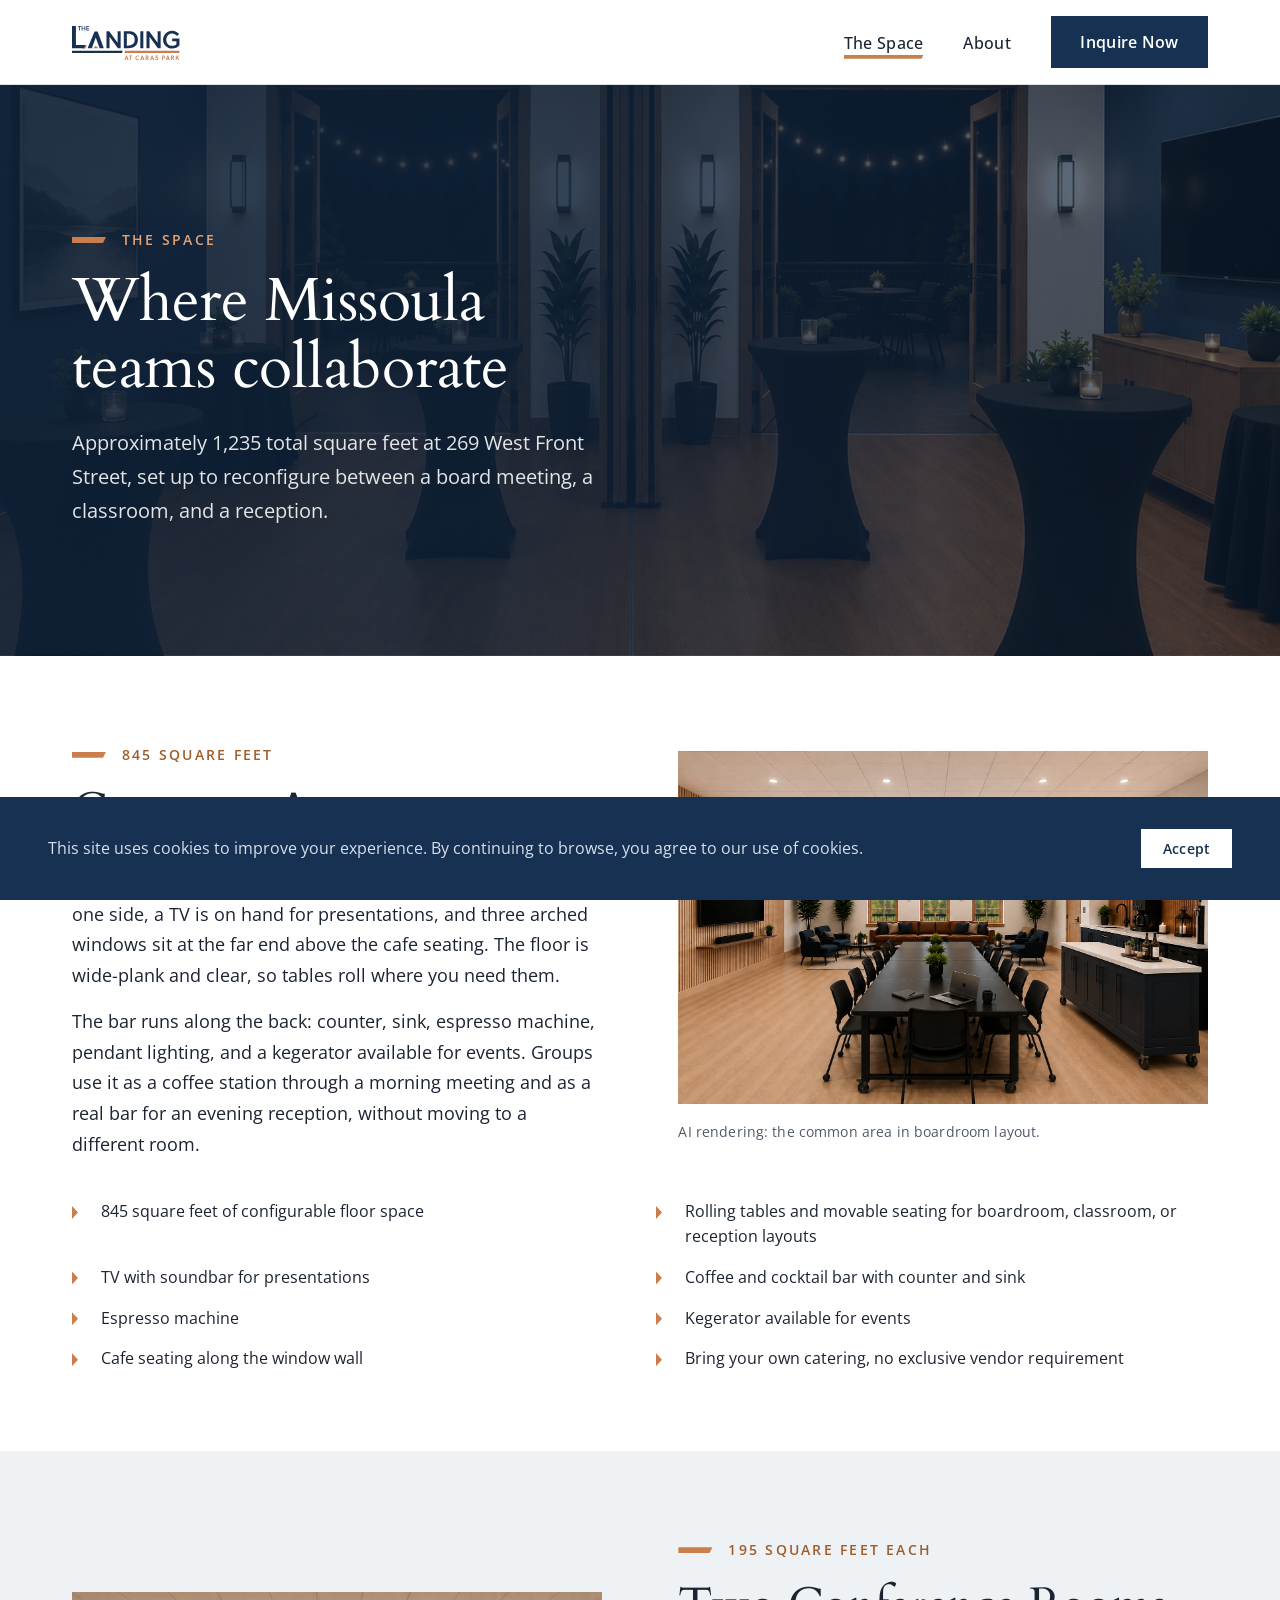
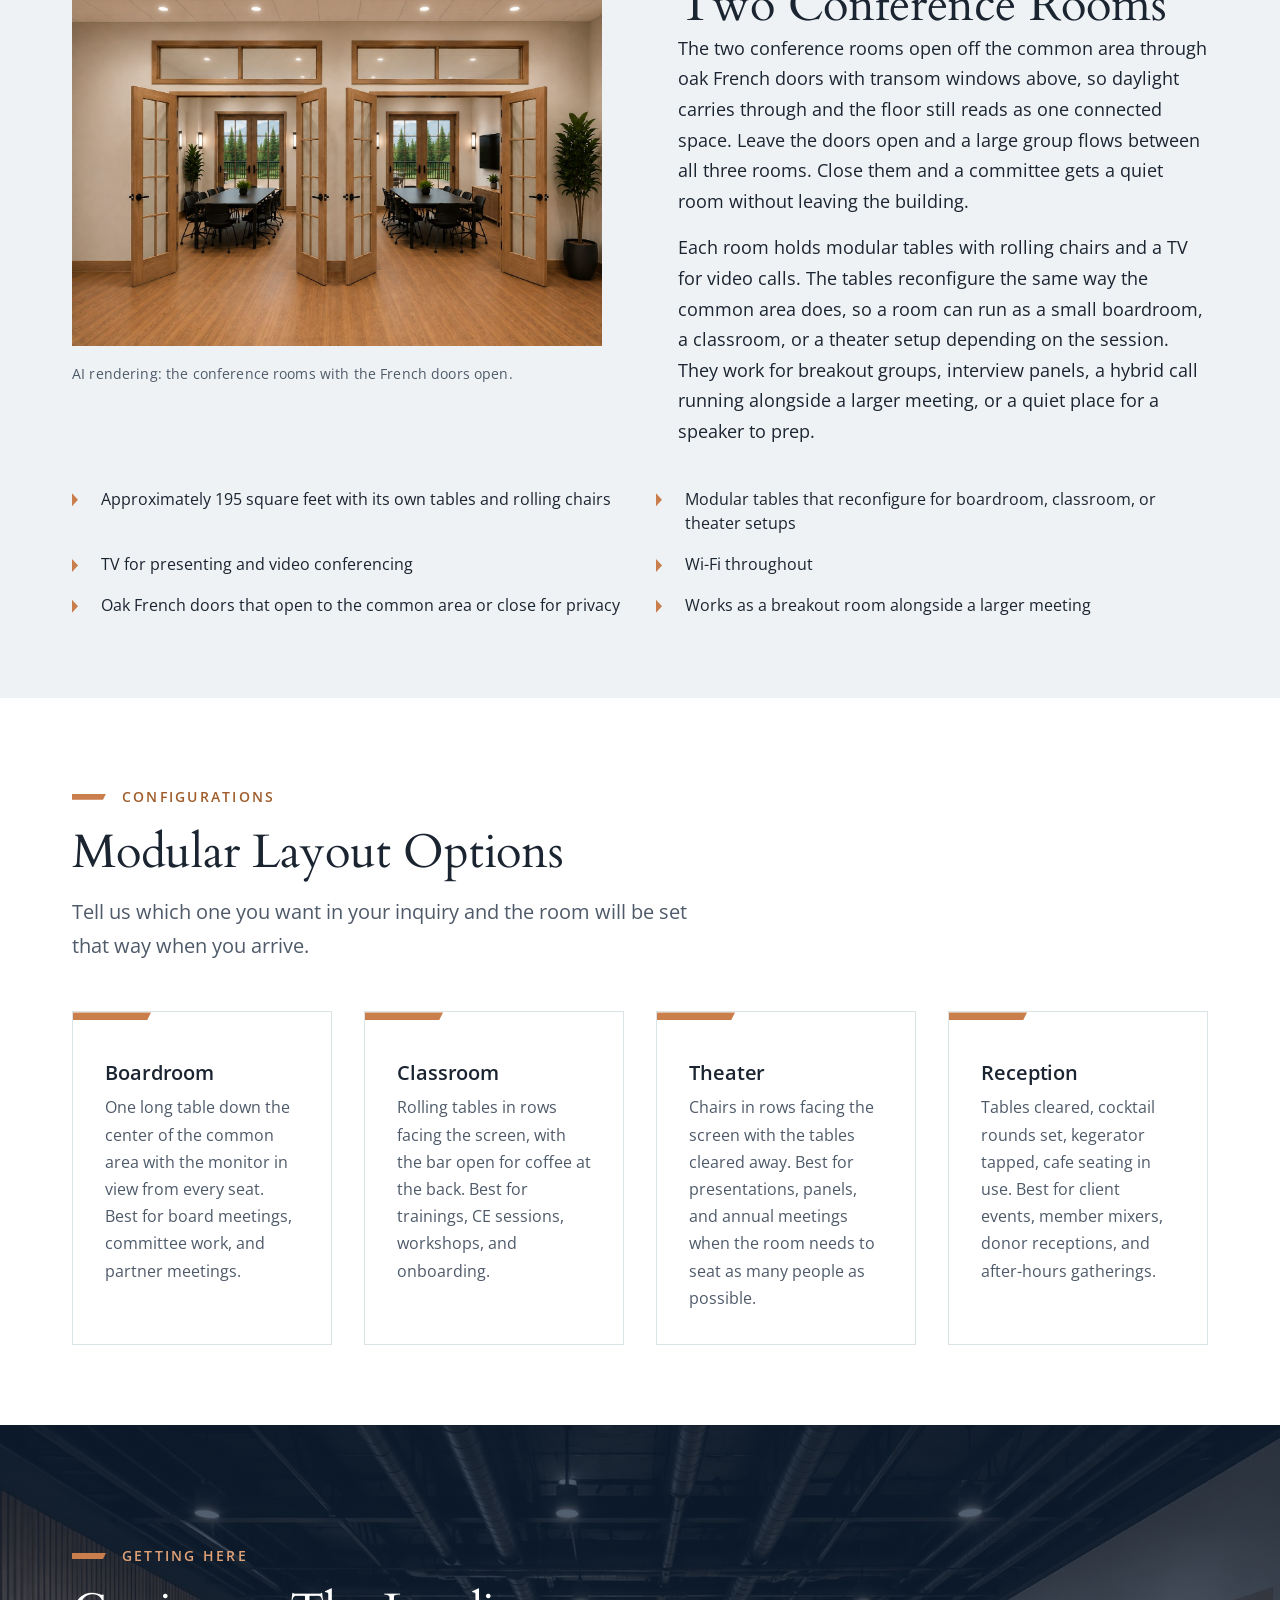
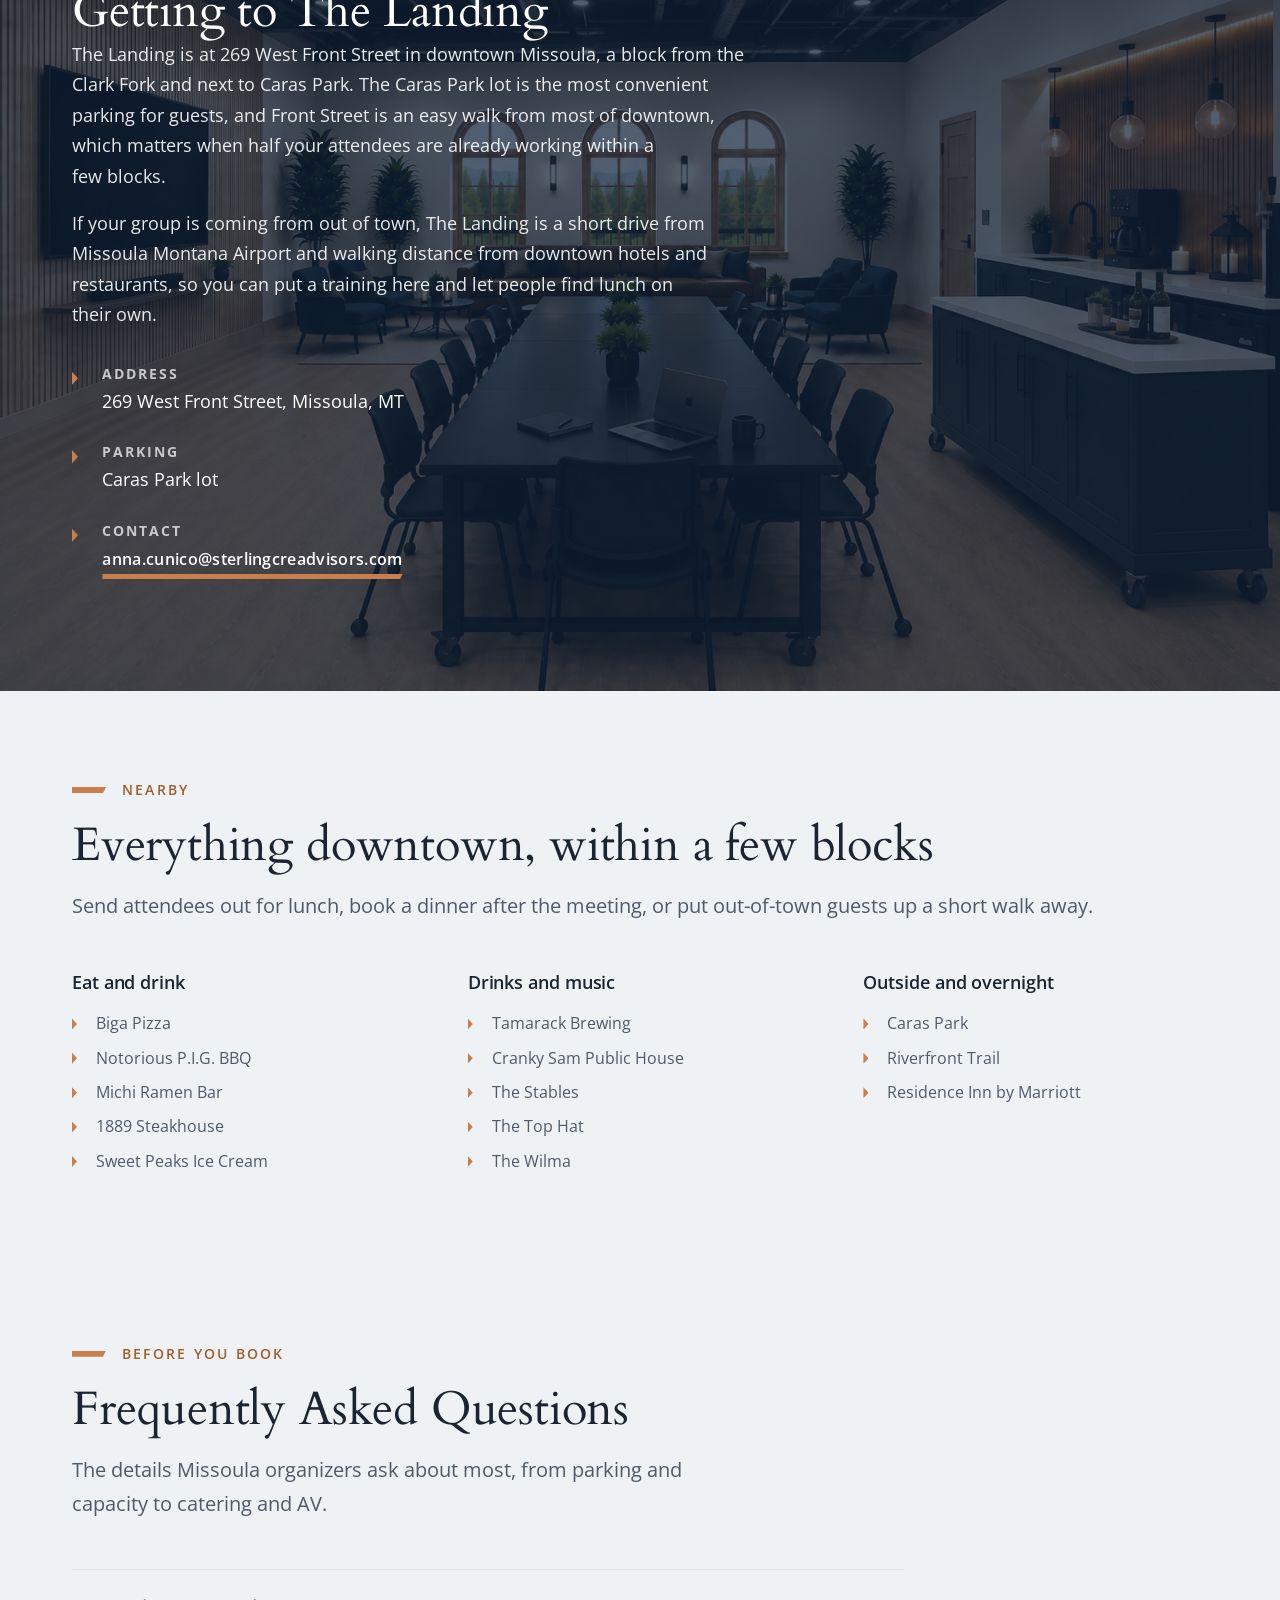
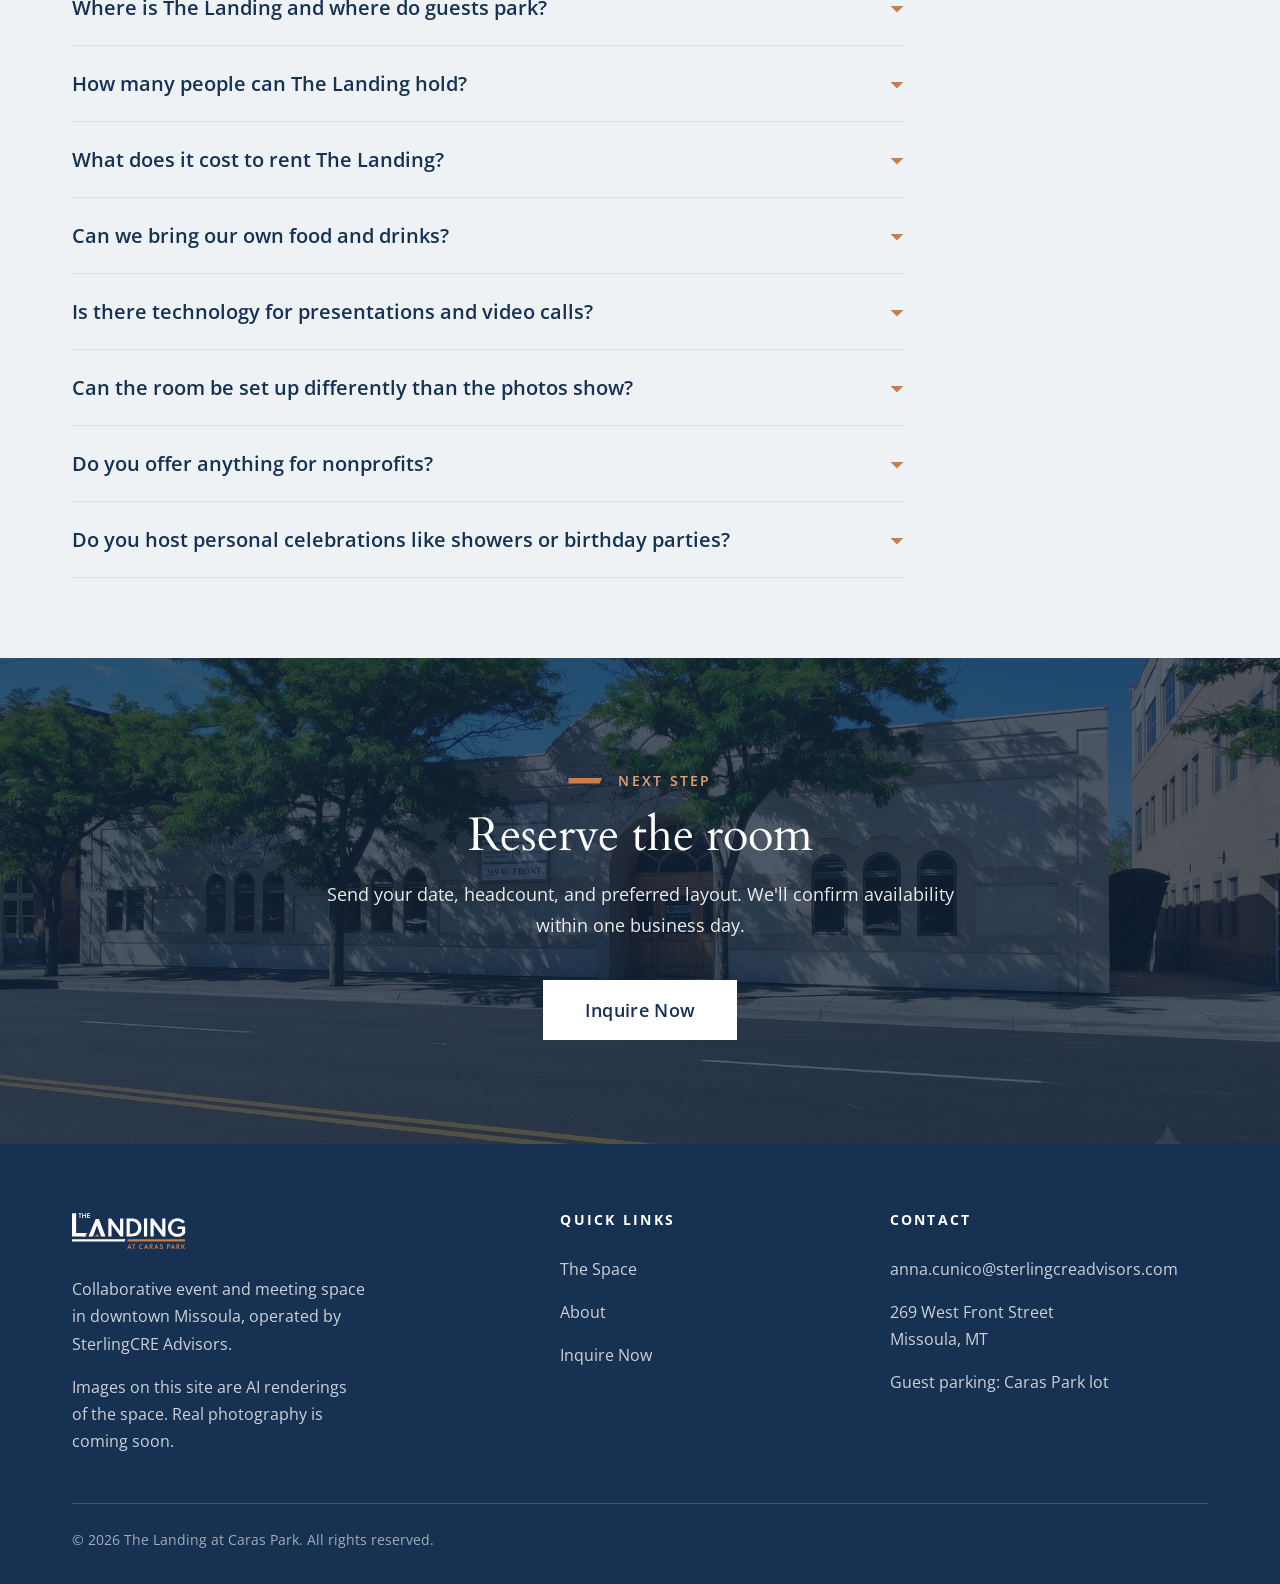
<file: the-space.html>
<!DOCTYPE html>
<html lang="en">
<head>
  <meta charset="UTF-8">
  <meta name="viewport" content="width=device-width, initial-scale=1.0">
  <title>The Space in Missoula, MT | The Landing at Caras Park</title>
  <meta name="description" content="Inside The Landing at Caras Park: an 845 SF common area, two 195 SF conference rooms, a coffee and cocktail bar, and three layouts in downtown Missoula, MT.">
  <meta property="og:title" content="The Space in Missoula, MT | The Landing at Caras Park">
  <meta property="og:description" content="845 SF common area, two conference rooms, a full bar, and three layouts at 269 West Front Street in downtown Missoula.">
  <meta property="og:type" content="website">
  <link rel="preconnect" href="https://fonts.googleapis.com">
  <link rel="preconnect" href="https://fonts.gstatic.com" crossorigin>
  <link href="https://fonts.googleapis.com/css2?family=Cardo:ital,wght@0,400;0,700;1,400&family=Open+Sans:ital,wght@0,400;0,600;0,700;1,400&display=swap" rel="stylesheet">
  <link rel="stylesheet" href="styles.css">
  <link rel="icon" href="favicon.png" type="image/png">
  <script type="application/ld+json">
  {
    "@context": "https://schema.org",
    "@type": ["EventVenue", "LocalBusiness"],
    "name": "The Landing at Caras Park",
    "description": "Collaborative event and meeting space in downtown Missoula, Montana, with a configurable 845 square foot common area, two conference rooms, and a coffee and cocktail bar.",
    "url": "https://thelandingatcaraspark.com",
    "email": "anna.cunico@sterlingcreadvisors.com",
    "address": {
      "@type": "PostalAddress",
      "streetAddress": "269 West Front Street",
      "addressLocality": "Missoula",
      "addressRegion": "MT",
      "addressCountry": "US"
    },
    "areaServed": "Missoula, Montana",
    "amenityFeature": [
      { "@type": "LocationFeatureSpecification", "name": "Wi-Fi", "value": true },
      { "@type": "LocationFeatureSpecification", "name": "TV monitors for presenting and video conferencing", "value": true },
      { "@type": "LocationFeatureSpecification", "name": "Coffee and cocktail bar", "value": true },
      { "@type": "LocationFeatureSpecification", "name": "Espresso machine", "value": true },
      { "@type": "LocationFeatureSpecification", "name": "Kegerator available for events", "value": true },
      { "@type": "LocationFeatureSpecification", "name": "Bring your own catering", "value": true }
    ],
    "parentOrganization": {
      "@type": "Organization",
      "name": "SterlingCRE Advisors",
      "url": "https://sterlingcreadvisors.com"
    }
  }
  </script>
  <script type="application/ld+json">
  {
    "@context": "https://schema.org",
    "@type": "Service",
    "serviceType": "Event and meeting space rental",
    "provider": { "@type": "LocalBusiness", "name": "The Landing at Caras Park" },
    "areaServed": "Missoula, Montana",
    "description": "Hourly and daily rental of an 845 square foot configurable common area and two 195 square foot conference rooms in downtown Missoula, set for boardroom, classroom, or reception layouts."
  }
  </script>
  <script type="application/ld+json">
  {
    "@context": "https://schema.org",
    "@type": "BreadcrumbList",
    "itemListElement": [
      { "@type": "ListItem", "position": 1, "name": "Home", "item": "https://thelandingatcaraspark.com/" },
      { "@type": "ListItem", "position": 2, "name": "The Space" }
    ]
  }
  </script>
  <script type="application/ld+json">
  {
    "@context": "https://schema.org",
    "@type": "FAQPage",
    "mainEntity": [
      {
        "@type": "Question",
        "name": "Where is The Landing and where do guests park?",
        "acceptedAnswer": {
          "@type": "Answer",
          "text": "The Landing is at 269 West Front Street in downtown Missoula. The Caras Park lot is the most convenient parking for guests, and the entrance is a short walk from there."
        }
      },
      {
        "@type": "Question",
        "name": "How many people can The Landing hold?",
        "acceptedAnswer": {
          "@type": "Answer",
          "text": "The common area is 845 square feet and the two conference rooms are 195 square feet each, which covers everything from a board table to a standing reception. Final capacity depends on your layout, so tell us your headcount in the inquiry and we will confirm the setup that fits."
        }
      },
      {
        "@type": "Question",
        "name": "What does it cost to rent The Landing?",
        "acceptedAnswer": {
          "@type": "Answer",
          "text": "Rates depend on the day, the length of the booking, and the setup you need, so we quote each event rather than publish a rate card. Send an inquiry and we will get pricing back to you."
        }
      },
      {
        "@type": "Question",
        "name": "Can we bring our own food and drinks?",
        "acceptedAnswer": {
          "@type": "Answer",
          "text": "Yes. The Landing has no exclusive catering contract, so bring the caterer you like or pick up lunch down the street. The bar includes an espresso machine, and a kegerator is available for events."
        }
      },
      {
        "@type": "Question",
        "name": "Is there technology for presentations and video calls?",
        "acceptedAnswer": {
          "@type": "Answer",
          "text": "Yes. Wi-Fi covers the whole space, and each conference room has a TV monitor for presenting and video conferencing, so a hybrid meeting works without anyone hauling in equipment."
        }
      },
      {
        "@type": "Question",
        "name": "Can the room be set up differently than the photos show?",
        "acceptedAnswer": {
          "@type": "Answer",
          "text": "Yes. The tables and seating in the common area are movable, so the same room runs as a boardroom, a classroom, or an open reception floor. Note your preferred layout in the inquiry."
        }
      },
      {
        "@type": "Question",
        "name": "Do you offer anything for nonprofits?",
        "acceptedAnswer": {
          "@type": "Answer",
          "text": "Yes. For nonprofit groups with simple setup needs, The Landing is often available at no cost. Tell us about your organization in the inquiry and we will let you know what we can do for your date."
        }
      },
      {
        "@type": "Question",
        "name": "Do you host personal celebrations like showers or birthday parties?",
        "acceptedAnswer": {
          "@type": "Answer",
          "text": "The Landing is set up for professional gatherings: meetings, trainings, workshops, and business or nonprofit events. If you are planning a personal celebration, we are happy to point you toward other Missoula venues that are a better fit."
        }
      }
    ]
  }
  </script>
</head>
<body>

  <a href="#main-content" class="visually-hidden">Skip to main content</a>

  <nav class="site-nav" aria-label="Main navigation">
    <div class="container">
      <div class="nav-inner">
        <a href="index.html" class="nav-logo" aria-label="The Landing at Caras Park, home">
          <img src="My Photos and Logo/The Landing - Blue - Orange.svg" alt="The Landing at Caras Park">
        </a>
        <button class="nav-toggle" aria-expanded="false" aria-controls="nav-links" aria-label="Toggle menu">
          <span></span><span></span><span></span>
        </button>
        <ul class="nav-links" id="nav-links">
          <li><a href="the-space.html" aria-current="page">The Space</a></li>
          <li><a href="about.html">About</a></li>
          <li><a href="inquire.html" class="btn btn-primary">Inquire Now</a></li>
        </ul>
      </div>
    </div>
  </nav>

  <main id="main-content">

    <section class="page-hero page-hero-photo page-hero-interior">
      <div class="container">
        <span class="section-eyebrow on-dark">The Space</span>
        <h1>Where Missoula teams collaborate</h1>
        <p>Approximately 1,235 total square feet at 269 West Front Street, set up to reconfigure between a board meeting, a classroom, and a reception.</p>
      </div>
    </section>


    <!-- COMMON AREA -->
    <section>
      <div class="container">
        <div class="split">
          <div class="split-body reveal">
            <span class="section-eyebrow">845 square feet</span>
            <h2>Common Area</h2>
            <div class="prose">
              <p>The common area is the main room at The Landing and the reason most groups book it. White oak slat walls run along one side, a TV is on hand for presentations, and three arched windows sit at the far end above the cafe seating. The floor is wide-plank and clear, so tables roll where you need them.</p>
              <p>The bar runs along the back: counter, sink, espresso machine, pendant lighting, and a kegerator available for events. Groups use it as a coffee station through a morning meeting and as a real bar for an evening reception, without moving to a different room.</p>
            </div>
          </div>
          <figure class="split-media reveal">
            <div class="media-frame"><img src="My Photos and Logo/Event Space Conference Table with Bar-web.jpg" alt="The common area at The Landing set with a long table and rolling chairs, a TV, lounge seating under arched windows, and a bar with an espresso machine" width="1536" height="1024"></div>
            <figcaption>AI rendering: the common area in boardroom layout.</figcaption>
          </figure>
        </div>
        <ul class="amenities">
          <li><span>845 square feet of configurable floor space</span></li>
          <li><span>Rolling tables and movable seating for boardroom, classroom, or reception layouts</span></li>
          <li><span>TV with soundbar for presentations</span></li>
          <li><span>Coffee and cocktail bar with counter and sink</span></li>
          <li><span>Espresso machine</span></li>
          <li><span>Kegerator available for events</span></li>
          <li><span>Cafe seating along the window wall</span></li>
          <li><span>Bring your own catering, no exclusive vendor requirement</span></li>
        </ul>
      </div>
    </section>

    <!-- CONFERENCE ROOMS -->
    <section class="field-cream">
      <div class="container">
        <div class="split split-reverse">
          <div class="split-body reveal">
            <span class="section-eyebrow">195 square feet each</span>
            <h2>Two Conference Rooms</h2>
            <div class="prose">
              <p>The two conference rooms open off the common area through oak French doors with transom windows above, so daylight carries through and the floor still reads as one connected space. Leave the doors open and a large group flows between all three rooms. Close them and a committee gets a quiet room without leaving the building.</p>
              <p>Each room holds modular tables with rolling chairs and a TV for video calls. The tables reconfigure the same way the common area does, so a room can run as a small boardroom, a classroom, or a theater setup depending on the session. They work for breakout groups, interview panels, a hybrid call running alongside a larger meeting, or a quiet place for a speaker to prep.</p>
            </div>
          </div>
          <figure class="split-media reveal">
            <div class="media-frame"><img src="My Photos and Logo/Event Space Breakout Rooms-web.jpg" alt="Two conference rooms at The Landing seen through open oak French doors, each with a table, rolling chairs, and a TV" width="1536" height="1024"></div>
            <figcaption>AI rendering: the conference rooms with the French doors open.</figcaption>
          </figure>
        </div>
        <ul class="amenities">
          <li><span>Approximately 195 square feet with its own tables and rolling chairs</span></li>
          <li><span>Modular tables that reconfigure for boardroom, classroom, or theater setups</span></li>
          <li><span>TV for presenting and video conferencing</span></li>
          <li><span>Wi-Fi throughout</span></li>
          <li><span>Oak French doors that open to the common area or close for privacy</span></li>
          <li><span>Works as a breakout room alongside a larger meeting</span></li>
        </ul>
      </div>
    </section>

    <!-- LAYOUTS -->
    <section>
      <div class="container">
        <div class="section-header reveal">
          <span class="section-eyebrow">Configurations</span>
          <h2>Modular Layout Options</h2>
          <p>Tell us which one you want in your inquiry and the room will be set that way when you arrive.</p>
        </div>
        <div class="layouts">
          <div class="layout-option reveal">
            <h3>Boardroom</h3>
            <p>One long table down the center of the common area with the monitor in view from every seat. Best for board meetings, committee work, and partner meetings.</p>
          </div>
          <div class="layout-option reveal">
            <h3>Classroom</h3>
            <p>Rolling tables in rows facing the screen, with the bar open for coffee at the back. Best for trainings, CE sessions, workshops, and onboarding.</p>
          </div>
          <div class="layout-option reveal">
            <h3>Theater</h3>
            <p>Chairs in rows facing the screen with the tables cleared away. Best for presentations, panels, and annual meetings when the room needs to seat as many people as possible.</p>
          </div>
          <div class="layout-option reveal">
            <h3>Reception</h3>
            <p>Tables cleared, cocktail rounds set, kegerator tapped, cafe seating in use. Best for client events, member mixers, donor receptions, and after-hours gatherings.</p>
          </div>
        </div>
      </div>
    </section>

    <!-- GETTING HERE -->
    <section class="photo-band photo-band-ceiling on-dark">
      <div class="container reveal">
        <span class="section-eyebrow">Getting here</span>
        <h2>Getting to The Landing</h2>
        <div class="prose">
          <p>The Landing is at 269 West Front Street in downtown Missoula, a block from the Clark Fork and next to Caras Park. The Caras Park lot is the most convenient parking for guests, and Front Street is an easy walk from most of downtown, which matters when half your attendees are already working within a few blocks.</p>
          <p>If your group is coming from out of town, The Landing is a short drive from Missoula Montana Airport and walking distance from downtown hotels and restaurants, so you can put a training here and let people find lunch on their own.</p>
          <ul class="detail-list">
            <li>
              <span><span class="detail-label">Address</span><span class="detail-value">269 West Front Street, Missoula, MT</span></span>
            </li>
            <li>
              <span><span class="detail-label">Parking</span><span class="detail-value">Caras Park lot</span></span>
            </li>
            <li>
              <span><span class="detail-label">Contact</span><span class="detail-value"><a href="mailto:anna.cunico@sterlingcreadvisors.com" class="link-arrow">anna.cunico@sterlingcreadvisors.com</a></span></span>
            </li>
          </ul>
        </div>
      </div>
    </section>

    <!-- NEARBY -->
    <section class="field-cream">
      <div class="container">
        <div class="section-header section-header-wide reveal">
          <span class="section-eyebrow">Nearby</span>
          <h2>Everything downtown, within a few blocks</h2>
          <p>Send attendees out for lunch, book a dinner after the meeting, or put out-of-town guests up a short walk away.</p>
        </div>
        <div class="nearby-grid">
          <div class="nearby-group reveal">
            <h3>Eat and drink</h3>
            <ul>
              <li>Biga Pizza</li>
              <li>Notorious P.I.G. BBQ</li>
              <li>Michi Ramen Bar</li>
              <li>1889 Steakhouse</li>
              <li>Sweet Peaks Ice Cream</li>
            </ul>
          </div>
          <div class="nearby-group reveal">
            <h3>Drinks and music</h3>
            <ul>
              <li>Tamarack Brewing</li>
              <li>Cranky Sam Public House</li>
              <li>The Stables</li>
              <li>The Top Hat</li>
              <li>The Wilma</li>
            </ul>
          </div>
          <div class="nearby-group reveal">
            <h3>Outside and overnight</h3>
            <ul>
              <li>Caras Park</li>
              <li>Riverfront Trail</li>
              <li>Residence Inn by Marriott</li>
            </ul>
          </div>
        </div>
      </div>
    </section>

    <!-- FAQ -->
    <section class="field-cream">
      <div class="container">
        <div class="section-header reveal">
          <span class="section-eyebrow">Before you book</span>
          <h2>Frequently Asked Questions</h2>
          <p>The details Missoula organizers ask about most, from parking and capacity to catering and AV.</p>
        </div>
        <div class="faq-list reveal">
          <details>
            <summary>Where is The Landing and where do guests park?</summary>
            <p>The Landing is at 269 West Front Street in downtown Missoula. The Caras Park lot is the most convenient parking for guests, and the entrance is a short walk from there.</p>
          </details>
          <details>
            <summary>How many people can The Landing hold?</summary>
            <p>The common area is 845 square feet and the two conference rooms are 195 square feet each, which covers everything from a board table to a standing reception. Final capacity depends on your layout, so tell us your headcount in the inquiry and we will confirm the setup that fits.</p>
          </details>
          <details>
            <summary>What does it cost to rent The Landing?</summary>
            <p>Rates depend on the day, the length of the booking, and the setup you need, so we quote each event rather than publish a rate card. Send an inquiry and we will get pricing back to you.</p>
          </details>
          <details>
            <summary>Can we bring our own food and drinks?</summary>
            <p>Yes. The Landing has no exclusive catering contract, so bring the caterer you like or pick up lunch down the street. The bar includes an espresso machine, and a kegerator is available for events.</p>
          </details>
          <details>
            <summary>Is there technology for presentations and video calls?</summary>
            <p>Yes. Wi-Fi covers the whole space, and each conference room has a TV monitor for presenting and video conferencing, so a hybrid meeting works without anyone hauling in equipment.</p>
          </details>
          <details>
            <summary>Can the room be set up differently than the photos show?</summary>
            <p>Yes. The tables and seating in the common area are movable, so the same room runs as a boardroom, a classroom, or an open reception floor. Note your preferred layout in the inquiry.</p>
          </details>
          <details>
            <summary>Do you offer anything for nonprofits?</summary>
            <p>Yes. For nonprofit groups with simple setup needs, The Landing is often available at no cost. Tell us about your organization in the inquiry and we will let you know what we can do for your date.</p>
          </details>
          <details>
            <summary>Do you host personal celebrations like showers or birthday parties?</summary>
            <p>The Landing is set up for professional gatherings: meetings, trainings, workshops, and business or nonprofit events. If you are planning a personal celebration, we are happy to point you toward other Missoula venues that are a better fit.</p>
          </details>
        </div>
      </div>
    </section>

    <section class="cta-band cta-band-exterior">
      <div class="container reveal">
        <span class="section-eyebrow">Next step</span>
        <h2>Reserve the room</h2>
        <p>Send your date, headcount, and preferred layout. We'll confirm availability within one business day.</p>
        <a href="inquire.html" class="btn btn-light btn-lg">Inquire Now</a>
      </div>
    </section>

  </main>

  <footer>
    <div class="container">
      <div class="footer-grid">
        <div class="footer-brand">
          <a href="index.html" class="nav-logo" aria-label="The Landing at Caras Park, home">
            <img src="My Photos and Logo/The Landing - White - Orange.svg" alt="The Landing at Caras Park">
          </a>
          <p>Collaborative event and meeting space in downtown Missoula, operated by SterlingCRE Advisors.</p>
          <p class="footer-note">Images on this site are AI renderings of the space. Real photography is coming soon.</p>
        </div>
        <div>
          <p class="footer-heading">Quick Links</p>
          <ul class="footer-links">
            <li><a href="the-space.html">The Space</a></li>
            <li><a href="about.html">About</a></li>
            <li><a href="inquire.html">Inquire Now</a></li>
          </ul>
        </div>
        <div>
          <p class="footer-heading">Contact</p>
          <ul class="footer-links">
            <li><a href="mailto:anna.cunico@sterlingcreadvisors.com">anna.cunico@sterlingcreadvisors.com</a></li>
            <li>269 West Front Street<br>Missoula, MT</li>
            <li>Guest parking: Caras Park lot</li>
          </ul>
        </div>
      </div>
      <div class="footer-bottom">
        <span>&copy; 2026 The Landing at Caras Park. All rights reserved.</span>
      </div>
    </div>
  </footer>

  <div id="cookie-banner" class="cookie-banner" role="alert" aria-live="polite">
    <p>This site uses cookies to improve your experience. By continuing to browse, you agree to our use of cookies.</p>
    <button id="cookie-accept" class="btn btn-light btn-sm">Accept</button>
  </div>
  <script>
  (function() {
    var banner = document.getElementById('cookie-banner');
    var btn = document.getElementById('cookie-accept');
    if (localStorage.getItem('cookiesAccepted')) { banner.style.display = 'none'; }
    btn.addEventListener('click', function() {
      localStorage.setItem('cookiesAccepted', '1');
      banner.style.display = 'none';
    });
  })();
  </script>

  <script>
    // Mobile nav toggle
    (function () {
      var navToggle = document.querySelector('.nav-toggle');
      var navMenu = document.getElementById('nav-links');
      if (!navToggle || !navMenu) return;
      navToggle.addEventListener('click', function () {
        var open = navMenu.classList.toggle('open');
        navToggle.setAttribute('aria-expanded', open);
      });
      navMenu.querySelectorAll('a').forEach(function (link) {
        link.addEventListener('click', function () {
          navMenu.classList.remove('open');
          navToggle.setAttribute('aria-expanded', 'false');
        });
      });
    }());

    // Scroll reveal. The .js-reveal class is what arms the CSS, so if this
    // script never runs the content is simply visible.
    (function () {
      var root = document.documentElement;
      var els = document.querySelectorAll('.reveal');
      if (!els.length) return;
      if (!('IntersectionObserver' in window)) return;
      root.classList.add('js-reveal');
      var io = new IntersectionObserver(function (entries) {
        entries.forEach(function (e) {
          if (e.isIntersecting) { e.target.classList.add('in-view'); io.unobserve(e.target); }
        });
      }, { threshold: 0, rootMargin: '0px 0px -10% 0px' });
      els.forEach(function (el) { io.observe(el); });

      // Safety net. A fast fling can outrun the observer, and content that
      // stays invisible is far worse than content that animates late, so a
      // cheap rAF-throttled sweep reveals anything that has reached the fold.
      var ticking = false;
      function sweep() {
        ticking = false;
        var vh = window.innerHeight;
        for (var i = els.length - 1; i >= 0; i--) {
          var el = els[i];
          if (el.classList.contains('in-view')) continue;
          if (el.getBoundingClientRect().top < vh * 0.92) el.classList.add('in-view');
        }
      }
      function onScroll() { if (!ticking) { ticking = true; requestAnimationFrame(sweep); } }
      window.addEventListener('scroll', onScroll, { passive: true });
      window.addEventListener('resize', onScroll, { passive: true });
      requestAnimationFrame(sweep);
    }());
  </script>

</body>
</html>
</file>
<file: styles.css>
/* The Landing at Caras Park — site styles */

/* ====================================
   BRAND TOKENS
==================================== */
:root {
  /* Fonts */
  --font-heading: 'Cardo', Georgia, 'Times New Roman', serif;
  --font-body: 'Open Sans', -apple-system, BlinkMacSystemFont, 'Segoe UI', Helvetica, Arial, sans-serif;

  /* Brand colors */
  --color-primary: #173152;
  --color-primary-dark: #0F2239;
  --color-primary-light: #E8EDF3;
  --color-secondary: #EEF2F4;
  --color-accent: #C97E4B;
  --color-accent-dark: #A05D2B;   /* label text: clears AA on white and on the tint */

  /* Neutrals */
  --color-text: #1B2431;
  --color-text-muted: #4E5A69;
  --color-bg: #FFFFFF;
  --color-surface: #EEF2F4;   /* Sterling light blue-grey */
  --color-border: #DCE3E7;
  --color-footer-bg: #173152;
  --color-footer-text: #D7DFE9;

  /* Scrim used over every photograph on this site */
  --scrim: linear-gradient(rgba(15, 34, 57, 0.72), rgba(15, 34, 57, 0.72));
  --scrim-hero: linear-gradient(100deg, rgba(15, 34, 57, 0.90) 0%, rgba(15, 34, 57, 0.82) 42%, rgba(15, 34, 57, 0.46) 100%);
  --scrim-page: linear-gradient(105deg, rgba(15, 34, 57, 0.90) 0%, rgba(15, 34, 57, 0.84) 46%, rgba(15, 34, 57, 0.56) 100%);
  --scrim-center: linear-gradient(rgba(15, 34, 57, 0.46) 0%, rgba(15, 34, 57, 0.58) 48%, rgba(15, 34, 57, 0.84) 100%);
}

/* ====================================
   ROBOT SNACKS — CSS BASELINE
   ====================================
   Engineering hygiene, tokens, and accessibility primitives only.
   Loads on every site, always, verbatim.

   This file is intentionally minimal. The Designer pastes its
   contents into the single shared `styles.css` at the My Website
   root in the Designer Phase, directly after the brand `:root`
   block (colors + fonts) composed from the Site Brief. Paste
   verbatim — do not edit, reorder, or selectively include parts.

   What's here:
   — Reset (box-sizing, image and form control normalization).
   — Layout tokens (spacing scale, container max, section padding,
     radii, shadows, transitions) and the fluid type scale tokens.
   — Base typography defaults: body styling using tokens, headings
     pulling from the type scale, paragraph margins, link colors,
     `text-wrap: balance` on headings and `text-wrap: pretty` on
     body for modern typographic resilience.
   — `.container` as a universal layout primitive.
   — `:focus-visible` outline so keyboard nav is always visible.
   — `prefers-reduced-motion` block so any motion the Designer adds
     respects the user's OS setting.
   — `.visually-hidden` (required by the page_template.html skip link).

   What's NOT here:
   — Buttons. Nav. Footer. Form field styling. Section headers.
     Grid components. Layout splits. Mobile breakpoints for those.
     Scroll-reveal motion. Generic utility classes (text-center,
     bg-surface, bg-primary-light).
   — All component-level styling is the Designer's job, written
     fresh into the site-specific styles section of `styles.css`
     after this baseline. The Designer uses the tokens and the
     type/spacing scales below, plus modern CSS (Grid, Flex,
     `clamp`, `text-wrap`), to build what THIS brand needs.

   Pages link `styles.css` with <link rel="stylesheet" href="styles.css">
   in <head>. Pages contain zero <style> blocks and zero inline
   style="..." attributes — every visual rule lives in styles.css.
==================================== */

/* Reset */
*, *::before, *::after { box-sizing: border-box; margin: 0; padding: 0; }
html { scroll-behavior: smooth; -webkit-text-size-adjust: 100%; }
img, video { max-width: 100%; height: auto; display: block; }
input, button, textarea, select { font: inherit; }

/* Layout Tokens */
:root {
  --space-1: 0.5rem; --space-2: 1rem; --space-3: 1.5rem;
  --space-4: 2rem; --space-5: 2.5rem; --space-6: 3rem; --space-7: 3.5rem; --space-8: 4rem; --space-12: 6rem;
  --container-max: 1200px;
  --container-padding: clamp(1rem, 5vw, 2rem);
  --section-padding: clamp(3rem, 7vw, 5rem);
  --radius-sm: 4px; --radius-md: 8px; --radius-lg: 16px;
  --radius-xl: 24px; --radius-full: 9999px;
  --transition: all 0.2s ease;
  --shadow-sm: 0 1px 3px rgba(0,0,0,0.08);
  --shadow-md: 0 4px 12px rgba(0,0,0,0.10);
  --shadow-lg: 0 8px 24px rgba(0,0,0,0.12);
}

/* Typography Scale */
:root {
  --text-xs:   clamp(0.75rem,  1.5vw, 0.875rem);
  --text-sm:   clamp(0.875rem, 2vw,   1rem);
  --text-base: clamp(1rem,     2.5vw, 1.125rem);
  --text-lg:   clamp(1.125rem, 3vw,   1.25rem);
  --text-xl:   clamp(1.25rem,  3.5vw, 1.5rem);
  --text-2xl:  clamp(1.5rem,   4vw,   2rem);
  --text-3xl:  clamp(2rem,     5vw,   2.75rem);
  --text-4xl:  clamp(2.5rem,   6vw,   3.5rem);
}

/* Base body + container */
body { font-family: var(--font-body); font-size: var(--text-base); line-height: 1.7; color: var(--color-text); background: var(--color-bg); }
.container { max-width: var(--container-max); margin: 0 auto; padding: 0 var(--container-padding); }
section { padding: var(--section-padding) 0; }

/* Typography defaults — sensible starting points using the type scale; override per brand */
h1,h2,h3,h4,h5,h6 { font-family: var(--font-heading); line-height: 1.2; font-weight: 700; text-wrap: balance; }
p, li { text-wrap: pretty; }
h1 { font-size: var(--text-4xl); }
h2 { font-size: var(--text-3xl); }
h3 { font-size: var(--text-2xl); }
h4 { font-size: var(--text-xl); }
p  { margin-bottom: var(--space-2); }
p:last-child { margin-bottom: 0; }
a  { color: var(--color-primary); text-decoration: none; transition: var(--transition); }
a:hover { color: var(--color-primary-dark); }

/* Focus states — visible focus ring on all interactive elements */
:focus-visible {
  outline: 2px solid var(--color-primary);
  outline-offset: 2px;
}

/* Reduced motion — respect user's OS setting */
@media (prefers-reduced-motion: reduce) {
  *, *::before, *::after {
    animation-duration: 0.01ms !important;
    animation-iteration-count: 1 !important;
    transition-duration: 0.01ms !important;
    scroll-behavior: auto !important;
  }
}

/* Skip link visibility — required by page_template.html */
.visually-hidden { position: absolute; width: 1px; height: 1px; padding: 0; margin: -1px; overflow: hidden; clip: rect(0,0,0,0); white-space: nowrap; border: 0; }

/* ====================================
   SITE-SPECIFIC STYLES
   The Landing at Caras Park
==================================== */

/* ---- Typographic posture -----------------------------
   Cardo carries the main headings only (h1, h2). It has a small
   x-height and runs narrow, so the sizes below sit above the base
   scale and the tracking stays near neutral. Every other heading
   and every label is Open Sans semibold, which keeps the two
   voices clearly separated. */
h1, h2 { font-weight: 400; letter-spacing: -0.004em; }
h1 { line-height: 1.10; font-size: clamp(2.7rem, 6.4vw, 3.8rem); }
h2 { line-height: 1.16; font-size: clamp(2.1rem, 5.2vw, 2.95rem); }
h3, h4, h5, h6 {
  font-family: var(--font-body);
  font-weight: 600;
  letter-spacing: -0.005em;
  line-height: 1.3;
}

/* ====================================
   SIGNATURE MOTIF
   Two shapes, both lifted straight off the wordmark:
   1. The angled rule. Every rule in the logo is cut on a forward
      slant, top edge running past the bottom edge. Every rule on
      this site is cut the same way.
   2. The plane mark. The terracotta triangle tucked into the A.
      It is the only arrow this site uses.
==================================== */

/* The angled cut, in the logo's proportion: the slant runs back
   roughly half the rule's height. */
.rule,
.section-eyebrow::before,
.fact::before,
.layout-option::before,
.rule-split::before,
.rule-split::after {
  clip-path: polygon(0 0, 100% 0, calc(100% - 0.5em) 100%, 0 100%);
}

/* The plane mark, apex up, in the logo's 2.2:1 proportion. */
.plane-mark {
  display: inline-block;
  width: 13px;
  height: 6px;
  background: var(--color-accent);
  clip-path: polygon(50% 0, 100% 100%, 0 100%);
  flex: none;
}
/* Turned to point forward, as a link arrow or a list marker. */
.arrow-mark {
  display: inline-block;
  width: 7px;
  height: 15px;
  background: var(--color-accent);
  clip-path: polygon(0 0, 100% 50%, 0 100%);
  flex: none;
  transition: var(--transition);
}

/* The full logo rule: navy run, gap, terracotta run, both cut on the slant. */
.rule-split {
  display: flex;
  align-items: center;
  gap: 14px;
  margin-bottom: var(--space-4);
}
.rule-split::before {
  content: "";
  height: 10px;
  font-size: 10px;
  width: clamp(80px, 12vw, 150px);
  background: var(--color-primary);
  flex: none;
}
.rule-split::after {
  content: "";
  height: 10px;
  font-size: 10px;
  flex: 1 1 auto;
  background: var(--color-accent);
}
.on-dark .rule-split::before, .field-navy .rule-split::before { background: #FFFFFF; }

/* Eyebrow: the angled rule in front of a small-caps label */
.section-eyebrow {
  display: inline-flex;
  align-items: center;
  gap: var(--space-2);
  font-family: var(--font-body);
  font-size: var(--text-xs);
  font-weight: 600;
  letter-spacing: 0.16em;
  text-transform: uppercase;
  color: var(--color-accent-dark);
  margin-bottom: var(--space-2);
}
.section-eyebrow::before {
  content: "";
  width: 34px;
  height: 6px;
  font-size: 6px;
  background: var(--color-accent);
  flex: none;
}
.on-dark .section-eyebrow,
.section-eyebrow.on-dark { color: #E2A277; }
.on-dark .section-eyebrow::before { background: var(--color-accent); }

.lede { font-size: var(--text-lg); color: var(--color-text-muted); line-height: 1.65; max-width: 46ch; }

/* ---- Buttons ------------------------------------------ */
.btn {
  display: inline-flex;
  align-items: center;
  gap: 0.7em;
  font-family: var(--font-body);
  font-size: var(--text-sm);
  font-weight: 600;
  letter-spacing: 0.02em;
  line-height: 1;
  padding: 1em 1.9em;
  border: 2px solid transparent;
  border-radius: 0;
  cursor: pointer;
  transition: var(--transition);
  text-align: center;
}
.btn-primary { background: var(--color-primary); color: #FFFFFF; border-color: var(--color-primary); }
.btn-primary:hover { background: var(--color-primary-dark); border-color: var(--color-primary-dark); color: #FFFFFF; }
.btn-outline { background: transparent; color: var(--color-primary); border-color: var(--color-primary); }
.btn-outline:hover { background: var(--color-primary); color: #FFFFFF; }
.btn-light { background: #FFFFFF; color: var(--color-primary); border-color: #FFFFFF; }
.btn-light:hover { background: var(--color-secondary); border-color: var(--color-secondary); color: var(--color-primary-dark); }
.btn-ghost-light { background: transparent; color: #FFFFFF; border-color: rgba(255,255,255,0.65); }
.btn-ghost-light:hover { background: rgba(255,255,255,0.12); color: #FFFFFF; border-color: #FFFFFF; }
.btn-lg { font-size: var(--text-base); padding: 1.05em 2.2em; }
.btn-sm { font-size: var(--text-xs); padding: 0.75em 1.4em; }
.btn .arrow-mark { width: 6px; height: 12px; background: currentColor; }
.btn:hover .arrow-mark { transform: translateX(4px); }

/* Text link carrying the plane mark and an angled underline */
.link-arrow {
  display: inline-flex;
  align-items: center;
  gap: 0.6em;
  font-family: var(--font-body);
  font-size: var(--text-sm);
  font-weight: 600;
  letter-spacing: 0.02em;
  color: var(--color-primary);
  padding-bottom: 0.4em;
  position: relative;
}
.link-arrow::after {
  content: "";
  position: absolute;
  left: 0; bottom: 0;
  width: 100%;
  height: 5px;
  font-size: 5px;
  background: var(--color-accent);
  clip-path: polygon(0 0, 100% 0, calc(100% - 0.5em) 100%, 0 100%);
}
.link-arrow:hover .arrow-mark { transform: translateX(4px); }
.on-dark .link-arrow { color: #FFFFFF; }
.on-dark .link-arrow:hover { color: var(--color-secondary); }

.link-row { margin-top: var(--space-4); }

/* ---- Navigation --------------------------------------- */
/* Logo is navy and terracotta on transparent, so the nav ground stays
   paper-light. No transparent-over-hero state on this build. */
.site-nav {
  position: sticky;
  top: 0;
  z-index: 100;
  background: var(--color-bg);
  border-bottom: 1px solid var(--color-border);
}
.nav-inner {
  display: flex;
  align-items: center;
  justify-content: space-between;
  gap: var(--space-4);
  min-height: 84px;
}
.nav-logo { display: inline-flex; align-items: center; }
.nav-logo img { height: 42px; width: auto; }
.nav-links {
  display: flex;
  align-items: center;
  gap: var(--space-5);
  list-style: none;
}
.nav-links a:not(.btn) {
  font-family: var(--font-body);
  font-size: var(--text-sm);
  font-weight: 500;
  letter-spacing: 0.02em;
  color: var(--color-text);
  padding-bottom: 5px;
  position: relative;
}
.nav-links a:not(.btn)::after {
  content: "";
  position: absolute;
  left: 0; bottom: 0;
  width: 100%;
  height: 4px;
  font-size: 4px;
  background: var(--color-accent);
  clip-path: polygon(0 0, 100% 0, calc(100% - 0.5em) 100%, 0 100%);
  opacity: 0;
  transition: var(--transition);
}
.nav-links a:not(.btn):hover::after,
.nav-links a[aria-current="page"]::after { opacity: 1; }
.nav-links a:not(.btn):hover { color: var(--color-primary); }
.nav-links .btn { padding-left: 1.7em; padding-right: 1.7em; }

.nav-toggle {
  display: none;
  flex-direction: column;
  justify-content: center;
  gap: 5px;
  width: 44px;
  height: 44px;
  background: none;
  border: 0;
  cursor: pointer;
}
.nav-toggle span {
  display: block;
  height: 3px;
  width: 26px;
  font-size: 3px;
  background: var(--color-primary);
  clip-path: polygon(0 0, 100% 0, calc(100% - 0.5em) 100%, 0 100%);
  transition: var(--transition);
}

@media (max-width: 880px) {
  .nav-inner { min-height: 70px; }
  .nav-logo img { height: 34px; }
  .nav-toggle { display: flex; }
  .nav-links {
    position: absolute;
    top: 100%;
    left: 0;
    right: 0;
    flex-direction: column;
    align-items: stretch;
    gap: 0;
    background: var(--color-bg);
    border-bottom: 1px solid var(--color-border);
    padding: var(--space-2) var(--container-padding) var(--space-4);
    display: none;
  }
  .nav-links.open { display: flex; }
  .nav-links li { border-top: 1px solid var(--color-border); }
  .nav-links li:last-child { border-top: 0; padding-top: var(--space-3); }
  .nav-links a:not(.btn) { display: block; padding: var(--space-2) 0; font-size: var(--text-base); }
  .nav-links a:not(.btn)::after { display: none; }
  .nav-links .btn { width: 100%; justify-content: center; }
}

/* ---- Hero --------------------------------------------- */
.hero {
  position: relative;
  padding: clamp(4.5rem, 12vw, 9rem) 0 clamp(6rem, 12vw, 9rem);
  background-color: var(--color-primary-dark);
  background-image: var(--scrim-hero), url('My Photos and Logo/Event Space Conference Table with Bar-web.jpg');
  background-size: cover;
  background-position: center 58%;
  color: #FFFFFF;
}
.hero-inner { max-width: 46rem; }
.hero h1 { color: #FFFFFF; font-size: clamp(2.4rem, 6vw, 4rem); margin-bottom: var(--space-3); }
.hero p {
  font-size: var(--text-lg);
  color: rgba(255,255,255,0.92);
  max-width: 40rem;
  margin-bottom: var(--space-5);
}
.hero-actions { display: flex; flex-wrap: wrap; gap: var(--space-2); }

/* Photo + wordmark only. The headline lives in the navy panel below,
   which lifts up over the bottom of the photograph. */
.hero-photo {
  display: flex;
  align-items: center;
  min-height: clamp(560px, 78vh, 840px);
  padding: clamp(4rem, 10vw, 7rem) 0 clamp(8.5rem, 16vw, 12rem);
  background-image: var(--scrim-center), url('My Photos and Logo/Event Space Conference Table with Bar-web.jpg');
  background-position: center 52%;
  text-align: center;
}
.hero-photo > .container { width: 100%; }
.hero-logo { width: min(580px, 84vw); height: auto; margin: 0 auto; }

/* The navy panel: headline on the left, the ask on the right. */
.hero-panel-wrap { padding: 0; }
.hero-panel {
  background: var(--color-primary);
  color: #FFFFFF;
  position: relative;
  z-index: 2;
  margin-top: clamp(-7rem, -9vw, -4.5rem);
  padding: clamp(2rem, 4.5vw, 3.5rem) clamp(1.5rem, 4vw, 3.5rem);
  display: grid;
  grid-template-columns: 1.15fr 1fr;
  gap: clamp(1.5rem, 4vw, 4rem);
  align-items: center;
  box-shadow: var(--shadow-lg);
}
.hero-panel h1 {
  color: #FFFFFF;
  font-size: clamp(2.05rem, 3.8vw, 3.05rem);
  margin: 0;
}
.hero-panel .section-eyebrow { color: #E2A277; }
.hero-panel p {
  color: rgba(255,255,255,0.88);
  font-size: var(--text-base);
  margin-bottom: var(--space-4);
}
.hero-actions { display: flex; flex-wrap: wrap; gap: var(--space-2); }
@media (max-width: 880px) {
  .hero-panel { grid-template-columns: 1fr; margin-top: -3.5rem; gap: var(--space-4); }
}
@media (max-width: 680px) {
  .hero-panel .section-eyebrow { flex-direction: column; align-items: flex-start; gap: 0.7rem; }
  .cta-band .section-eyebrow { flex-direction: column; gap: 0.7rem; }
  .hero-actions .btn { width: 100%; justify-content: center; }
}

/* Inner page hero: solid navy, or a photograph under the same scrim */
.page-hero {
  background: var(--color-primary);
  color: #FFFFFF;
  padding: clamp(3.5rem, 8vw, 6rem) 0 clamp(3.5rem, 8vw, 5.5rem);
}
.page-hero-photo {
  background-color: var(--color-primary-dark);
  background-size: cover;
  background-position: center 58%;
  padding: clamp(5rem, 11vw, 8.5rem) 0 clamp(5rem, 11vw, 8rem);
}
.page-hero-interior { background-image: var(--scrim-page), url('My Photos and Logo/Event Space Breakout Rooms with Accent Walls-web.jpg'); }
.page-hero-exterior { background-image: var(--scrim-page), url('My Photos and Logo/269 West Front Exterior-web.jpg'); }
.page-hero h1 { color: #FFFFFF; max-width: 20ch; margin-bottom: var(--space-3); }
.page-hero p { color: rgba(255,255,255,0.88); font-size: var(--text-lg); max-width: 52ch; }

/* ---- Facts row, on the paper ground under the panel --- */
.facts-row { padding: clamp(2.75rem, 5vw, 4rem) 0; }
.facts-grid {
  display: grid;
  grid-template-columns: repeat(5, 1fr);
  gap: clamp(1.25rem, 3vw, 2.5rem);
}
.fact { display: flex; flex-direction: column; gap: 0.5rem; }
.fact::before {
  content: "";
  width: 30px;
  height: 6px;
  font-size: 6px;
  background: var(--color-accent);
  flex: none;
  margin-bottom: 0.2rem;
}
.fact-value {
  font-family: var(--font-body);
  font-size: var(--text-lg);
  font-weight: 600;
  color: var(--color-primary);
  line-height: 1.2;
}
.fact-label {
  font-size: var(--text-xs);
  letter-spacing: 0.02em;
  color: var(--color-text-muted);
  line-height: 1.5;
}
@media (max-width: 980px) { .facts-grid { grid-template-columns: repeat(2, 1fr); gap: var(--space-4); } }
@media (max-width: 520px) { .facts-grid { grid-template-columns: 1fr; } }

/* ---- Section headers and fields ------------------------ */
.field-cream { background: var(--color-surface); }
.field-navy { background: var(--color-primary); color: #FFFFFF; }
.field-navy h2, .field-navy h3 { color: #FFFFFF; }
.field-navy p { color: rgba(255,255,255,0.88); }

.section-header { max-width: 40rem; margin-bottom: var(--space-6); }
.section-header-wide { max-width: none; }
.section-header-wide h2 { max-width: 36ch; }
.section-header h2 { margin-bottom: var(--space-2); }
.section-header p { color: var(--color-text-muted); font-size: var(--text-lg); }
.field-navy .section-header p { color: rgba(255,255,255,0.88); }

/* ---- Prose column -------------------------------------- */
.prose { max-width: 40rem; }
.prose p + p { margin-top: var(--space-2); }
.prose p { margin-bottom: 0; }

/* ---- Split: text beside an image ----------------------- */
.split {
  display: grid;
  grid-template-columns: 1fr 1fr;
  gap: clamp(2rem, 6vw, 5rem);
  align-items: center;
}
.media-frame { position: relative; }
.media-frame img { width: 100%; height: auto; }
.split-media figcaption {
  font-size: var(--text-xs);
  color: var(--color-text-muted);
  margin-top: var(--space-2);
  letter-spacing: 0.01em;
}
.field-navy .split-media figcaption, .on-dark .split-media figcaption { color: rgba(255,255,255,0.7); }
.split-reverse .split-body { order: 2; }
@media (max-width: 860px) {
  .split { grid-template-columns: 1fr; gap: var(--space-5); }
  .split-reverse .split-body { order: 0; }
}

/* ---- Use-case rows ------------------------------------
   Number, title and text sit on one line so the row reaches the
   full width of the rule above it, the way an editorial table does. */
.usecases { display: flex; flex-direction: column; gap: var(--space-5); }
.usecase {
  display: grid;
  grid-template-columns: 3.5rem minmax(0, 0.85fr) minmax(0, 1.4fr);
  gap: var(--space-4);
  padding-top: var(--space-5);
  border-top: 1px solid var(--color-border);
  align-items: start;
}
.usecase-number {
  font-family: var(--font-heading);
  font-size: var(--text-2xl);
  font-weight: 400;
  color: var(--color-accent);
  line-height: 1;
  padding-top: 0.05em;
}
.usecase h3 { font-size: var(--text-xl); margin: 0; }
.usecase p { color: var(--color-text-muted); }
@media (max-width: 900px) {
  .usecase { grid-template-columns: 3rem minmax(0, 1fr); }
  .usecase p { grid-column: 2; margin-top: var(--space-1); }
}
@media (max-width: 620px) {
  .usecase { grid-template-columns: 1fr; gap: var(--space-1); }
  .usecase p { grid-column: 1; }
}

/* ---- Steps (three, even at every breakpoint) ----------- */
.steps { display: grid; grid-template-columns: repeat(3, 1fr); gap: clamp(1.5rem, 4vw, 3rem); }
.step { position: relative; }
.step-index {
  font-family: var(--font-body);
  font-size: var(--text-xs);
  font-weight: 700;
  letter-spacing: 0.16em;
  text-transform: uppercase;
  color: var(--color-accent-dark);
  display: block;
  margin-bottom: var(--space-1);
}
.field-navy .step-index { color: #E2A277; }
.step h3 { font-size: var(--text-xl); margin-bottom: var(--space-1); }
.step p { color: var(--color-text-muted); font-size: var(--text-sm); }
.field-navy .step p { color: rgba(255,255,255,0.86); }
@media (max-width: 780px) { .steps { grid-template-columns: 1fr; } }

/* ---- Full-bleed photo section with the same scrim ------ */
.photo-band {
  position: relative;
  background-color: var(--color-primary-dark);
  background-size: cover;
  background-position: center;
  color: #FFFFFF;
  padding: clamp(4rem, 10vw, 7rem) 0;
}
.photo-band-evening { background-image: var(--scrim), url('My Photos and Logo/Event Space Breakout Rooms with Accent Walls-web.jpg'); }
.photo-band-ceiling { background-image: var(--scrim), url('My Photos and Logo/Event Space Exposed Ceiling-web.jpg'); }
.photo-band-exterior { background-image: var(--scrim), url('My Photos and Logo/269 West Front Exterior-web.jpg'); }
.photo-band-doors   { background-image: var(--scrim), url('My Photos and Logo/Event Space Breakout Rooms-web.jpg'); }
.photo-band h2 { color: #FFFFFF; }
.photo-band p { color: rgba(255,255,255,0.9); }
.photo-band .prose { max-width: 42rem; }

/* ---- Amenity lists ------------------------------------- */
.amenities { list-style: none; display: grid; grid-template-columns: repeat(2, 1fr); gap: var(--space-2) var(--space-4); margin-top: var(--space-5); }
.amenities li {
  display: grid;
  grid-template-columns: 1.1rem 1fr;
  gap: 0.7rem;
  align-items: start;
  font-size: var(--text-sm);
  line-height: 1.55;
}
.amenities li::before {
  content: "";
  width: 6px;
  height: 13px;
  background: var(--color-accent);
  clip-path: polygon(0 0, 100% 50%, 0 100%);
  margin-top: 0.42em;
}
@media (max-width: 720px) { .amenities { grid-template-columns: 1fr; } }

/* ---- Layout options (three, even at every breakpoint) --- */
.layouts { display: grid; grid-template-columns: repeat(4, 1fr); gap: clamp(1.25rem, 2.5vw, 2rem); }
.layout-option { background: var(--color-bg); border: 1px solid var(--color-border); padding: var(--space-4); position: relative; }
.layout-option::before {
  content: "";
  position: absolute;
  top: 0; left: 0;
  width: 78px;
  height: 8px;
  font-size: 8px;
  background: var(--color-accent);
}
.layout-option h3 { font-size: var(--text-lg); margin-bottom: var(--space-1); margin-top: var(--space-2); }
.layout-option p { font-size: var(--text-sm); color: var(--color-text-muted); }
@media (max-width: 1080px) { .layouts { grid-template-columns: repeat(2, 1fr); } }
@media (max-width: 620px) { .layouts { grid-template-columns: 1fr; } }

/* ---- Detail list (address, parking, contact) ----------- */
.detail-list { list-style: none; display: grid; gap: var(--space-3); margin-top: var(--space-4); }
.detail-list li { display: grid; grid-template-columns: 1.4rem 1fr; gap: var(--space-1); align-items: start; }
.detail-list li::before {
  content: "";
  width: 6px;
  height: 13px;
  background: var(--color-accent);
  clip-path: polygon(0 0, 100% 50%, 0 100%);
  margin-top: 0.55em;
}
.detail-label {
  display: block;
  font-size: var(--text-xs);
  font-weight: 700;
  letter-spacing: 0.14em;
  text-transform: uppercase;
  color: var(--color-text-muted);
}
.field-navy .detail-label, .photo-band .detail-label { color: rgba(255,255,255,0.72); }
.detail-value { font-size: var(--text-base); }

/* ---- Map ----------------------------------------------- */
.map-frame { position: relative; }
.map-frame iframe {
  display: block;
  width: 100%;
  aspect-ratio: 4 / 3;
  border: 0;
}
@media (max-width: 860px) {
  .map-frame iframe { aspect-ratio: 3 / 2; }
}

/* ---- Nearby ------------------------------------------- */
.nearby-grid {
  display: grid;
  grid-template-columns: repeat(3, 1fr);
  gap: clamp(1.75rem, 4vw, 3.5rem);
  margin-top: var(--space-5);
}
.nearby-group h3 { font-size: var(--text-base); margin-bottom: var(--space-2); }
.nearby-group ul { list-style: none; display: grid; gap: 0.45rem; }
.nearby-group li {
  font-size: var(--text-sm);
  color: var(--color-text-muted);
  display: grid;
  grid-template-columns: 0.9rem 1fr;
  gap: 0.6rem;
  align-items: start;
}
.nearby-group li::before {
  content: "";
  width: 5px;
  height: 11px;
  background: var(--color-accent);
  clip-path: polygon(0 0, 100% 50%, 0 100%);
  margin-top: 0.52em;
}
@media (max-width: 780px) { .nearby-grid { grid-template-columns: 1fr; gap: var(--space-4); } }

/* ---- FAQ ----------------------------------------------- */
.faq-list { max-width: 52rem; }
.faq-list details {
  border-top: 1px solid var(--color-border);
  padding: var(--space-3) 0;
}
.faq-list details:last-of-type { border-bottom: 1px solid var(--color-border); }
.faq-list summary {
  display: flex;
  align-items: flex-start;
  justify-content: space-between;
  gap: var(--space-3);
  cursor: pointer;
  list-style: none;
  font-family: var(--font-body);
  font-size: var(--text-lg);
  font-weight: 600;
  color: var(--color-primary);
  line-height: 1.35;
}
.faq-list summary::-webkit-details-marker { display: none; }
.faq-list summary::after {
  content: "";
  width: 14px;
  height: 7px;
  background: var(--color-accent);
  clip-path: polygon(50% 100%, 100% 0, 0 0);
  flex: none;
  margin-top: 0.6em;
  transition: var(--transition);
}
.faq-list details[open] summary::after { clip-path: polygon(50% 0, 100% 100%, 0 100%); }
.faq-list details p { margin-top: var(--space-2); color: var(--color-text-muted); max-width: 62ch; }

/* ---- Sterling group logos ------------------------------ */
.sterling-band { background: var(--color-primary-dark); padding: var(--space-6) 0; }
.sterling-inner { display: flex; flex-direction: column; align-items: center; gap: var(--space-4); text-align: center; }
.sterling-inner p {
  font-size: var(--text-xs);
  letter-spacing: 0.16em;
  text-transform: uppercase;
  color: rgba(255,255,255,0.7);
  font-weight: 600;
}
.sterling-logos { display: flex; flex-wrap: wrap; align-items: center; justify-content: center; gap: clamp(2rem, 6vw, 4.5rem); }
.sterling-logos img { height: 34px; width: auto; opacity: 0.9; }
@media (max-width: 620px) { .sterling-logos img { height: 26px; } }

/* ---- CTA band ------------------------------------------ */
.cta-band {
  background-color: var(--color-primary-dark);
  background-image: var(--scrim), url('My Photos and Logo/Event Space Exposed Ceiling-web.jpg');
  background-size: cover;
  background-position: center;
  color: #FFFFFF;
  padding: clamp(4rem, 10vw, 6.5rem) 0;
  text-align: center;
}
.cta-band-exterior { background-image: var(--scrim), url('My Photos and Logo/269 West Front Exterior-web.jpg'); }
.cta-band h2 { color: #FFFFFF; margin-bottom: var(--space-2); }
.cta-band p { color: rgba(255,255,255,0.9); max-width: 40rem; margin: 0 auto var(--space-5); }
.cta-band .section-eyebrow { color: #E2A277; justify-content: center; }

/* ---- Inquiry form area --------------------------------- */
.form-panel {
  background: #FFFFFF;
  border: 1px solid var(--color-border);
  padding: clamp(1.5rem, 4vw, 3.25rem);
  box-shadow: var(--shadow-md);
  max-width: 820px;
  margin: 0 auto;
}
.form-panel .cognito { width: 100%; }
.inquire-intro { max-width: 640px; margin: 0 auto var(--space-6); text-align: center; }
.inquire-intro .section-eyebrow { justify-content: center; }
.inquire-intro .prose { max-width: none; }
.inquire-details {
  max-width: 820px;
  margin: var(--space-6) auto 0;
  display: grid;
  grid-template-columns: repeat(3, 1fr);
  gap: var(--space-4);
}
.inquire-details .detail-list { margin-top: 0; }
@media (max-width: 780px) { .inquire-details { grid-template-columns: 1fr; gap: var(--space-2); } }

/* ---- Footer -------------------------------------------- */
footer {
  background: var(--color-footer-bg);
  color: var(--color-footer-text);
  padding: var(--space-8) 0 var(--space-4);
}
.footer-grid {
  display: grid;
  grid-template-columns: 1.6fr 1fr 1.2fr;
  gap: clamp(2rem, 5vw, 4rem);
  padding-bottom: var(--space-6);
}
.footer-brand .nav-logo img { height: 44px; margin-bottom: var(--space-3); }
.footer-brand p { color: rgba(255,255,255,0.78); font-size: var(--text-sm); max-width: 34ch; }
.footer-note { color: rgba(255,255,255,0.55); font-size: var(--text-xs); margin-top: var(--space-2); }
.footer-heading {
  font-family: var(--font-body);
  font-size: var(--text-xs);
  font-weight: 700;
  letter-spacing: 0.16em;
  text-transform: uppercase;
  color: #FFFFFF;
  margin-bottom: var(--space-3);
}
.footer-links { list-style: none; display: grid; gap: var(--space-2); }
.footer-links li, .footer-links a { font-size: var(--text-sm); color: rgba(255,255,255,0.78); }
.footer-links a:hover { color: #FFFFFF; }
.footer-bottom {
  border-top: 1px solid rgba(255,255,255,0.16);
  padding-top: var(--space-3);
  display: flex;
  flex-wrap: wrap;
  justify-content: space-between;
  gap: var(--space-2);
  font-size: var(--text-xs);
  color: rgba(255,255,255,0.6);
}
.footer-bottom a { color: rgba(255,255,255,0.78); }
.footer-bottom a:hover { color: #FFFFFF; }
@media (max-width: 860px) {
  .footer-grid { grid-template-columns: 1fr; gap: var(--space-5); }
}

/* ---- Scroll reveal -------------------------------------
   Restrained on purpose: a short rise and fade, plus the eyebrow's
   angled rule drawing itself in. The hiding only happens once the
   script has added .js-reveal to <html>, so with JavaScript off
   every word is still on the page. */
.js-reveal .reveal {
  opacity: 0;
  transform: translateY(20px);
  transition: opacity 0.7s cubic-bezier(0.22, 0.61, 0.24, 1),
              transform 0.7s cubic-bezier(0.22, 0.61, 0.24, 1);
}
.js-reveal .reveal.in-view { opacity: 1; transform: none; }

/* The motif animates too: the angled rule draws out from the left. */
.js-reveal .reveal .section-eyebrow::before,
.js-reveal .reveal.section-eyebrow::before { width: 0; transition: width 0.55s cubic-bezier(0.22, 0.61, 0.24, 1) 0.18s; }
.js-reveal .reveal.in-view .section-eyebrow::before,
.js-reveal .reveal.in-view.section-eyebrow::before { width: 34px; }

/* Sets of sibling items come in one after another rather than all at once. */
.js-reveal .fact:nth-child(2),
.js-reveal .usecase:nth-child(2),
.js-reveal .step:nth-child(2),
.js-reveal .layout-option:nth-child(2),
.js-reveal .nearby-group:nth-child(2) { transition-delay: 0.09s; }
.js-reveal .fact:nth-child(3),
.js-reveal .usecase:nth-child(3),
.js-reveal .step:nth-child(3),
.js-reveal .layout-option:nth-child(3),
.js-reveal .nearby-group:nth-child(3) { transition-delay: 0.18s; }
.js-reveal .fact:nth-child(4),
.js-reveal .layout-option:nth-child(4) { transition-delay: 0.27s; }
.js-reveal .fact:nth-child(5) { transition-delay: 0.36s; }

/* The image in a split arrives just behind its text. */
.js-reveal .split-media.reveal { transition-delay: 0.12s; }

@media (prefers-reduced-motion: reduce) {
  .js-reveal .reveal { opacity: 1; transform: none; }
  .js-reveal .reveal .section-eyebrow::before,
  .js-reveal .reveal.section-eyebrow::before { width: 34px; }
}

/* ---- Cookie consent banner ----------------------------- */
.cookie-banner {
  position: fixed;
  bottom: 0; left: 0; right: 0;
  background: var(--color-footer-bg);
  color: var(--color-footer-text);
  padding: var(--space-4) var(--space-6);
  display: flex;
  align-items: center;
  justify-content: space-between;
  gap: var(--space-4);
  z-index: 999;
  font-size: var(--text-sm);
}
.cookie-banner p { margin: 0; }
@media (max-width: 600px) {
  .cookie-banner { flex-direction: column; align-items: flex-start; }
}
</file>
